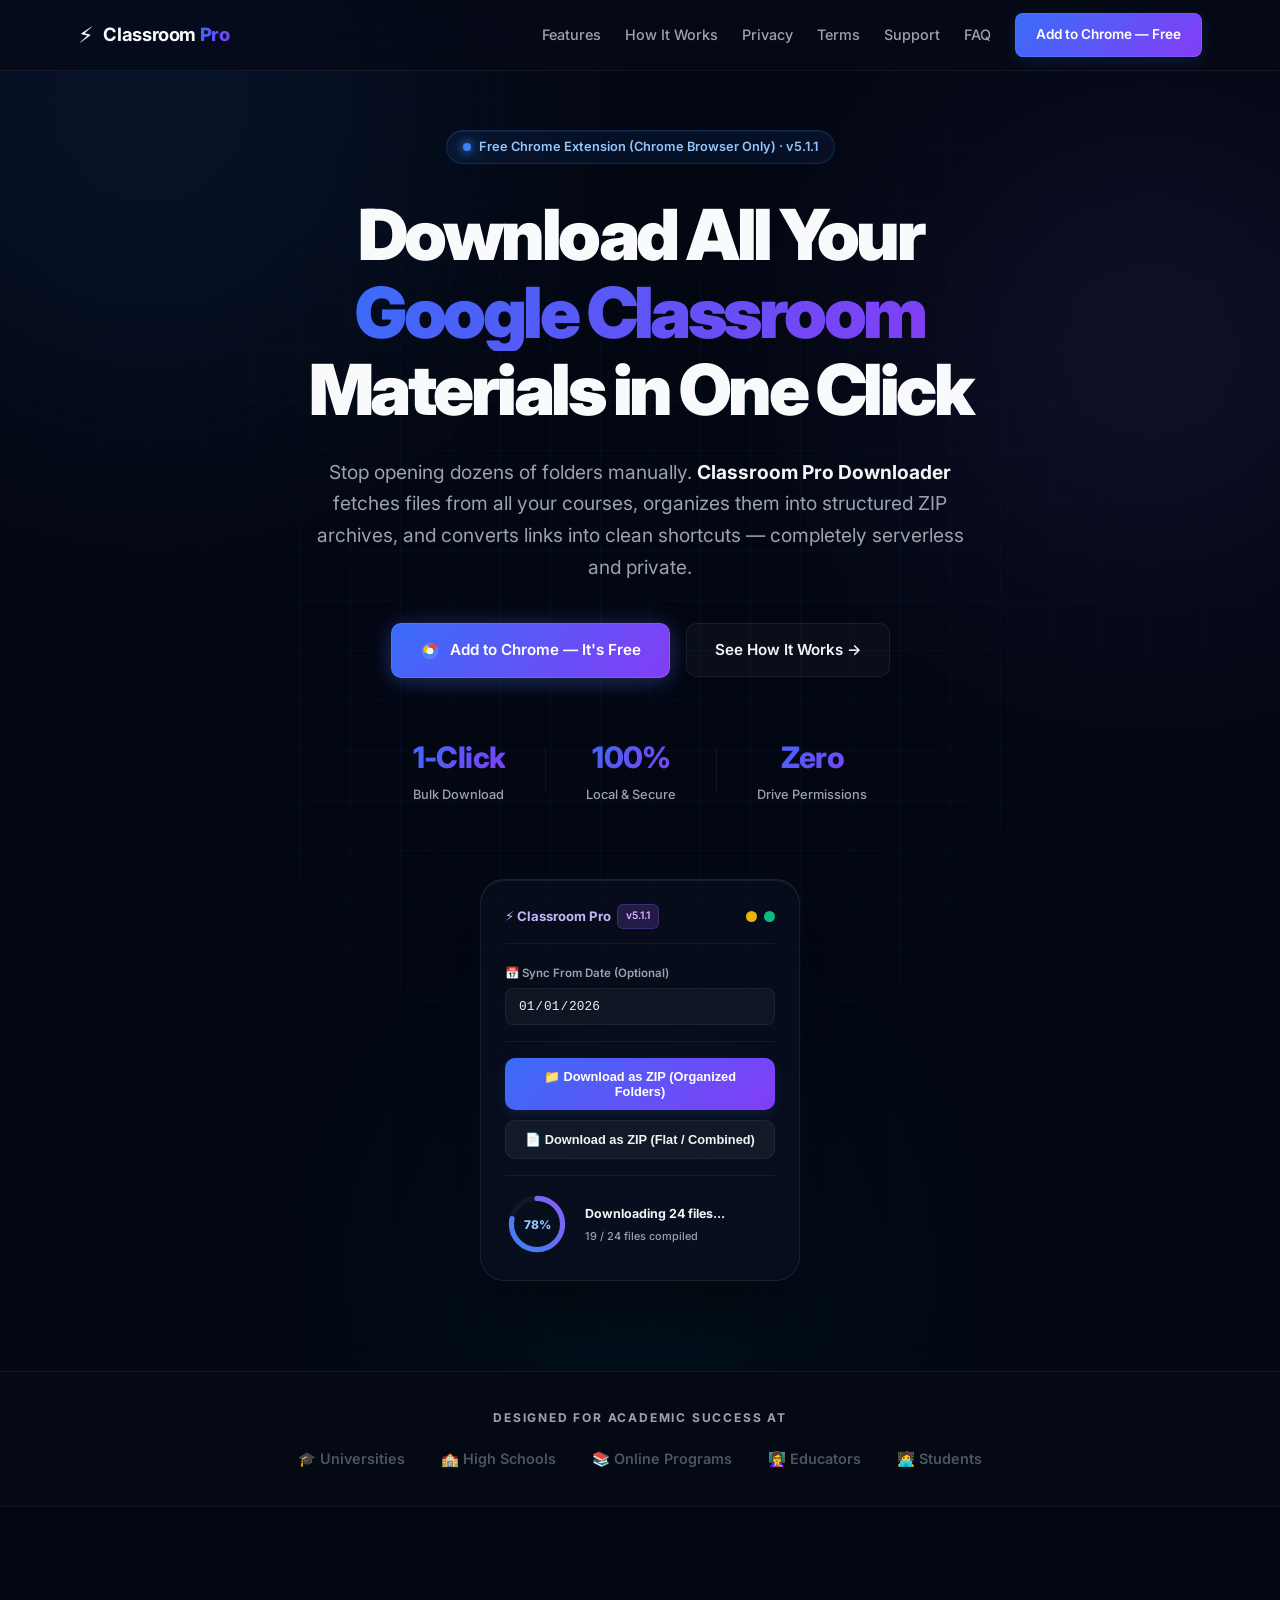
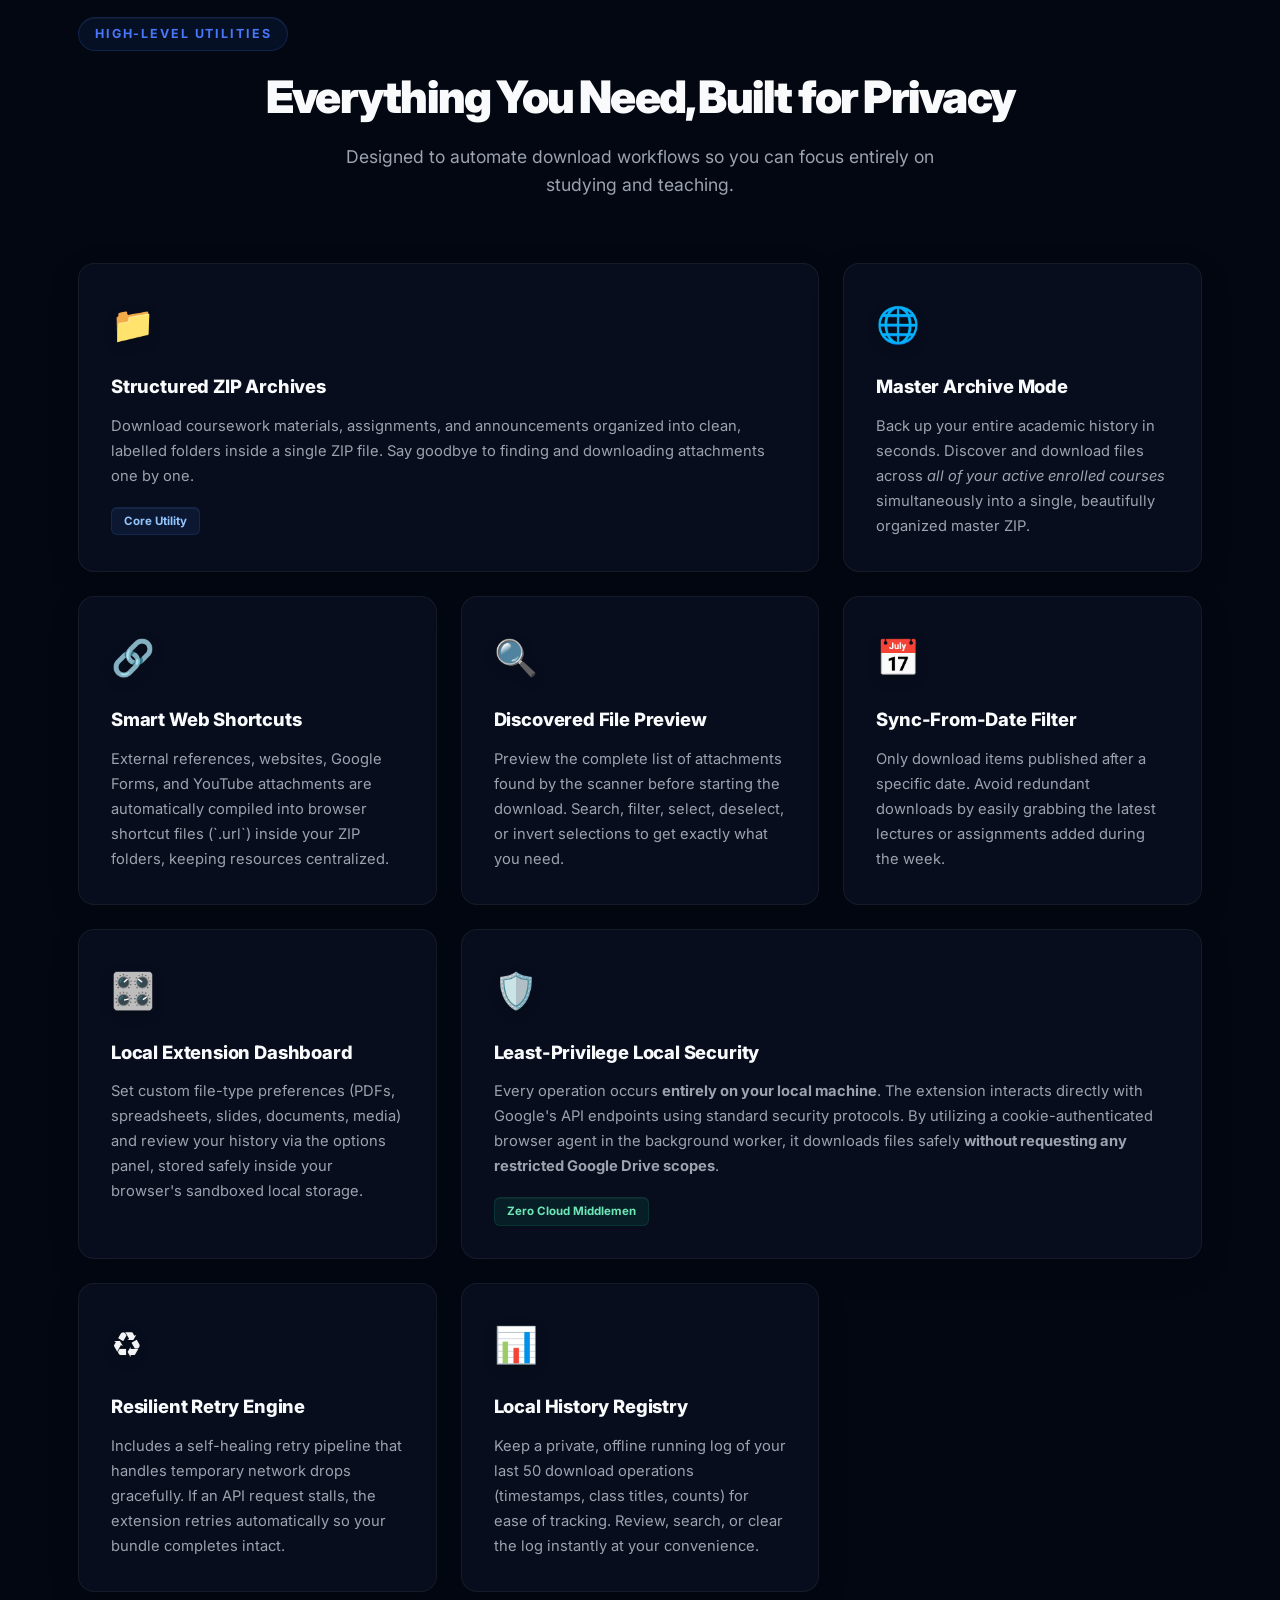
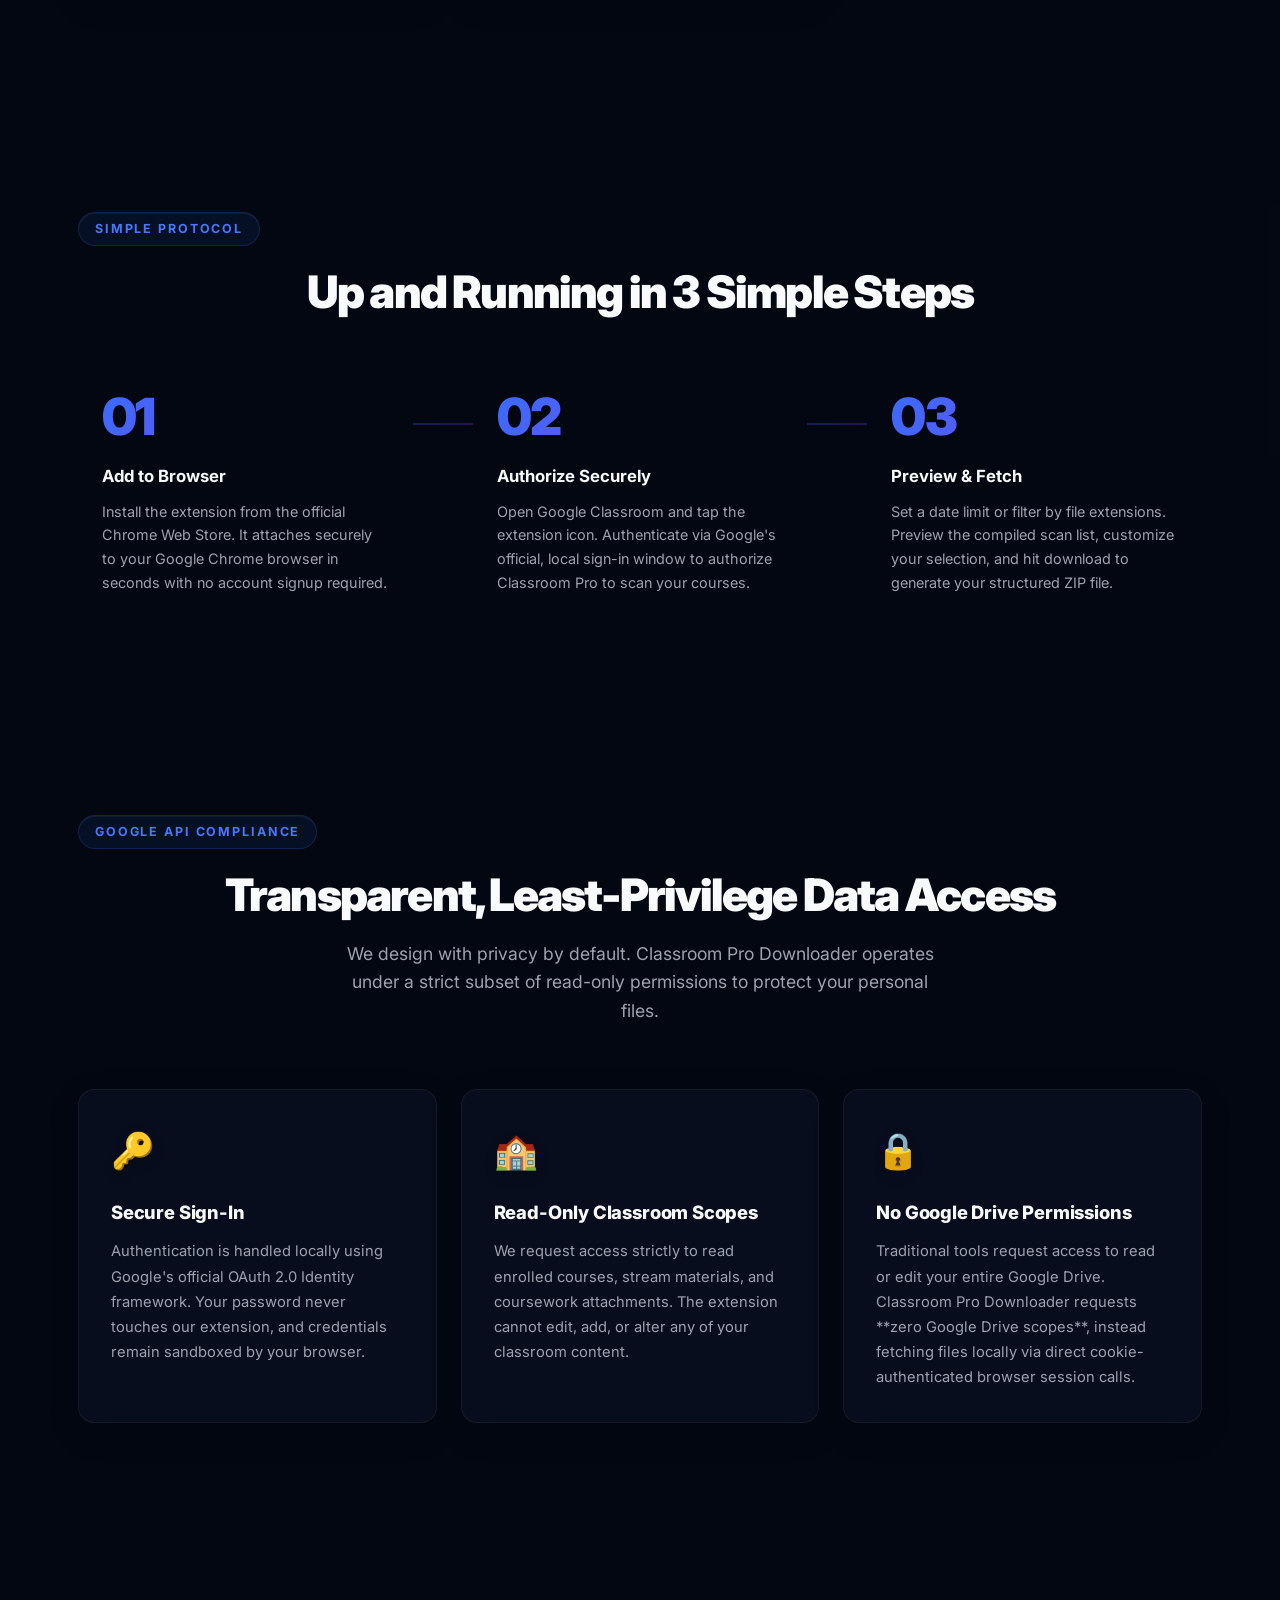
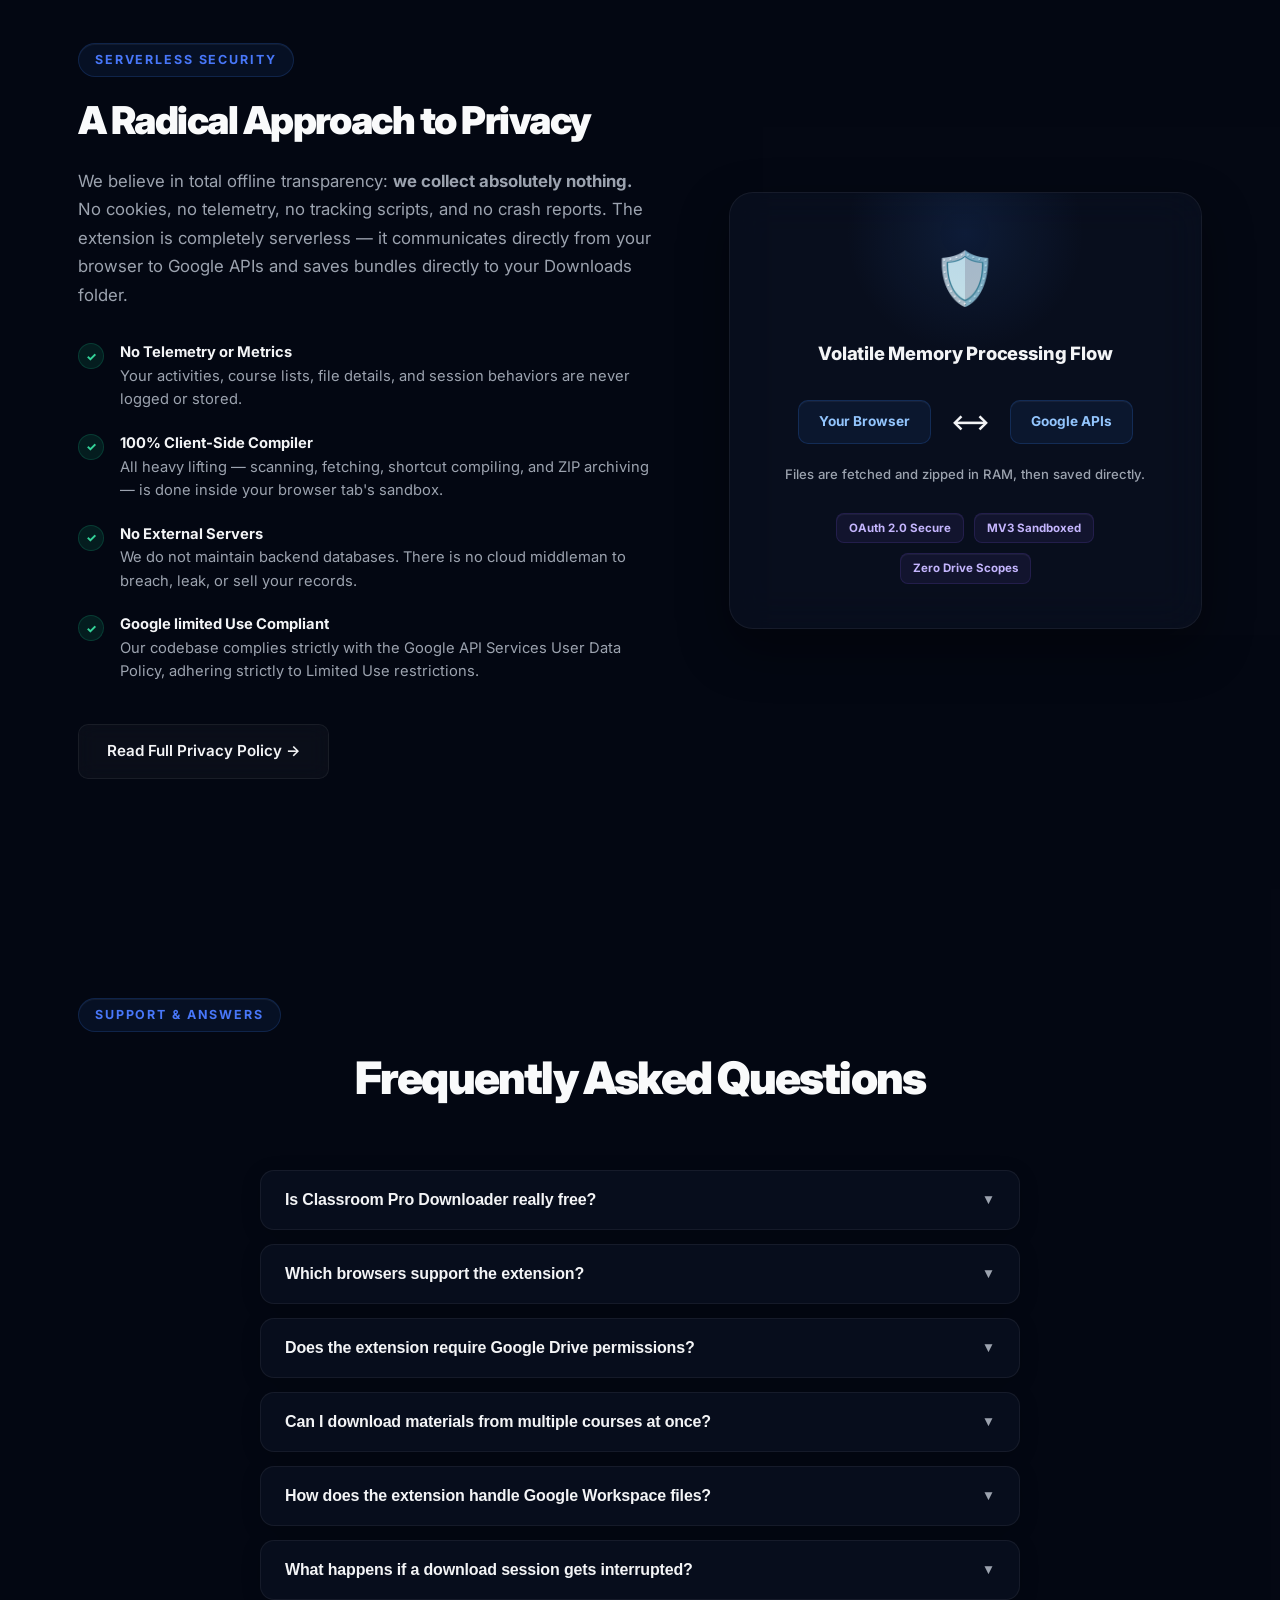
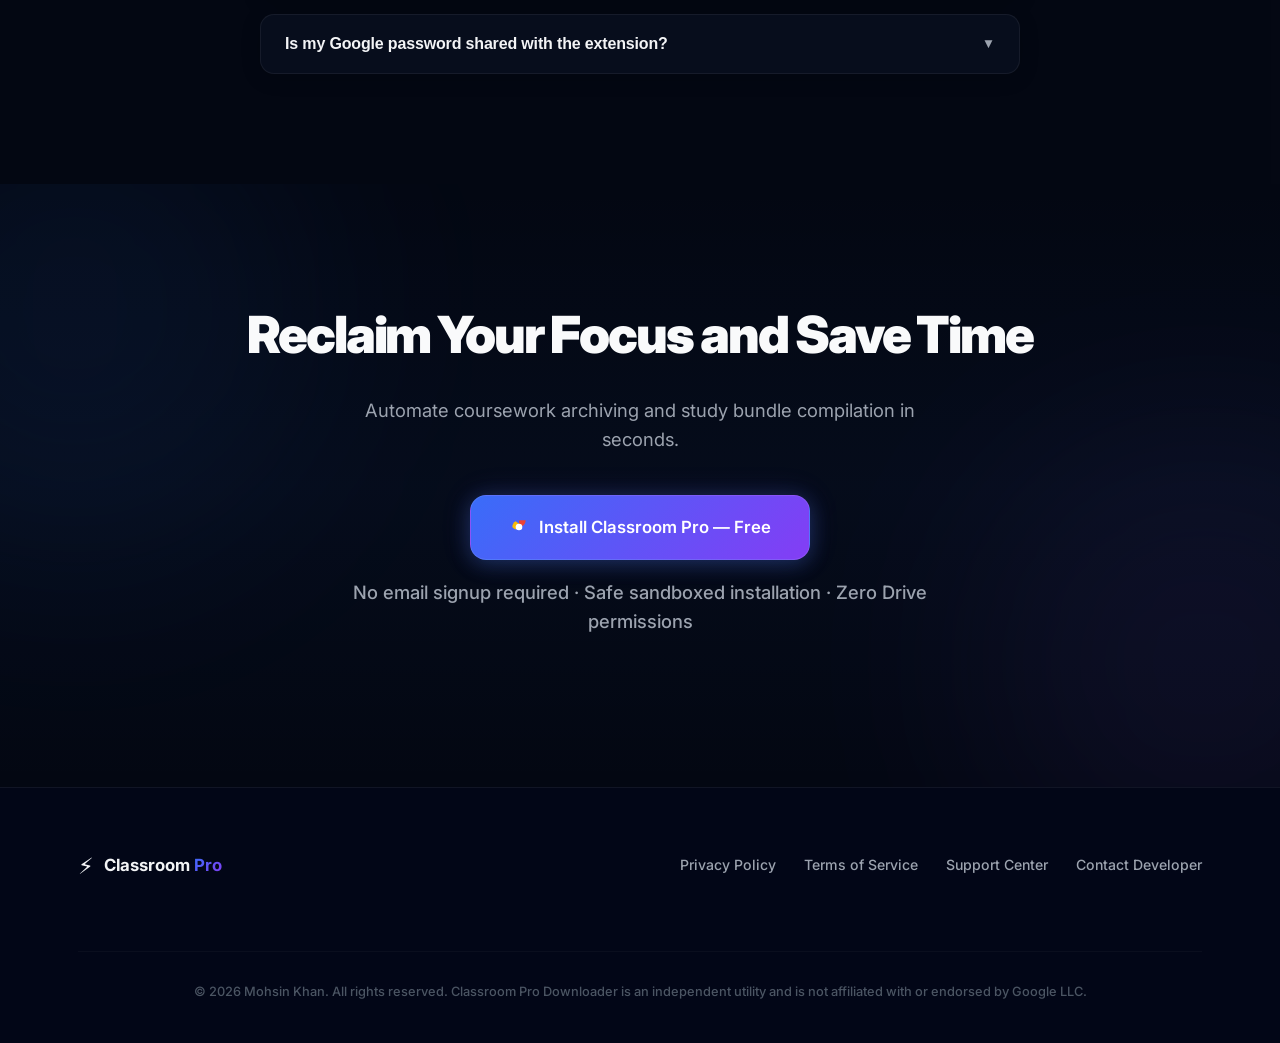
<file: home/index.html>
<!DOCTYPE html>
<html lang="en">
<head>
  <meta charset="UTF-8" />
  <meta name="viewport" content="width=device-width, initial-scale=1.0" />
  <title>Classroom Pro Downloader — Bulk Download Google Classroom Materials</title>
  <meta name="description" content="Download and organize all your Google Classroom materials into structured ZIP archives with one click. Supports smart shortcuts, date filters, and zero restricted permission scopes. Secure, client-side, and free." />
  <meta property="og:title" content="Classroom Pro Downloader" />
  <meta property="og:description" content="The ultimate bulk download utility for students and educators on Google Classroom. 100% local, serverless, and private." />
  <meta property="og:type" content="website" />
  <link rel="preconnect" href="https://fonts.googleapis.com" />
  <link rel="preconnect" href="https://fonts.gstatic.com" crossorigin />
  <link href="https://fonts.googleapis.com/css2?family=Inter:wght@300;400;500;600;700;800;900&display=swap" rel="stylesheet" />
  <link rel="stylesheet" href="/home/style.css" />
</head>
<body>

  <!-- ═══════════ NAV ═══════════ -->
  <nav id="main-nav">
    <div class="nav-inner">
      <a href="#" class="nav-logo" id="nav-logo">
        <span class="logo-icon">⚡</span>
        <span>Classroom <strong>Pro</strong></span>
      </a>
      <ul class="nav-links" id="nav-links">
        <li><a href="#features">Features</a></li>
        <li><a href="#how-it-works">How It Works</a></li>
        <li><a href="/privacy">Privacy</a></li>
        <li><a href="/tos">Terms</a></li>
        <li><a href="/support">Support</a></li>
        <li><a href="#faq">FAQ</a></li>
      </ul>
      <a href="https://chromewebstore.google.com/detail/classroom-pro-downloader/cplfjpflnhfaggaaakihddomjkhikgik" target="_blank" class="btn btn-nav" id="nav-cta">Add to Chrome — Free</a>
      <button class="hamburger" id="hamburger" aria-label="Toggle menu">&#9776;</button>
    </div>
    <div class="mobile-menu" id="mobile-menu">
      <a href="#features">Features</a>
      <a href="#how-it-works">How It Works</a>
      <a href="/privacy">Privacy</a>
      <a href="/tos">Terms</a>
      <a href="/support">Support</a>
      <a href="#faq">FAQ</a>
      <a href="https://chromewebstore.google.com/detail/classroom-pro-downloader/cplfjpflnhfaggaaakihddomjkhikgik" target="_blank" class="btn btn-primary" style="padding: 10px; margin-top: 10px; font-size: 0.85rem; width: 100%;">Add to Chrome</a>
    </div>
  </nav>

  <!-- ═══════════ HERO ═══════════ -->
  <section class="hero" id="hero">
    <div class="hero-bg-grid"></div>
    <div class="hero-orb hero-orb-1"></div>
    <div class="hero-orb hero-orb-2"></div>
    <div class="hero-orb hero-orb-3"></div>
    <div class="container hero-content">
      <div class="hero-badge" id="hero-badge">
        <span class="badge-dot"></span>
        Free Chrome Extension (Chrome Browser Only) · v5.1.1
      </div>
      <h1 class="hero-title">
        Download All Your<br />
        <span class="gradient-text">Google Classroom</span><br />
        Materials in One Click
      </h1>
      <p class="hero-subtitle">
        Stop opening dozens of folders manually. <strong>Classroom Pro Downloader</strong> fetches files from all your courses, organizes them into structured ZIP archives, and converts links into clean shortcuts — completely serverless and private.
      </p>
      <div class="hero-actions">
        <a href="https://chromewebstore.google.com/detail/classroom-pro-downloader/cplfjpflnhfaggaaakihddomjkhikgik" target="_blank" class="btn btn-primary" id="hero-cta-primary">
          <svg width="20" height="20" viewBox="0 0 48 48" fill="none"><circle cx="24" cy="24" r="20" fill="#fff" opacity=".15"/><path d="M24 8a16 16 0 1 0 0 32A16 16 0 0 0 24 8z" fill="#4285F4"/><path d="M24 8h16a16 16 0 0 1-8 13.86L24 16z" fill="#EA4335"/><path d="M8 24a16 16 0 0 1 8-13.86L24 16l-8 13.86A16 16 0 0 1 8 24z" fill="#FBBC05"/><path d="M24 32a8 8 0 1 1 0-16 8 8 0 0 1 0 16z" fill="#fff"/></svg>
          Add to Chrome — It's Free
        </a>
        <a href="#how-it-works" class="btn btn-ghost" id="hero-cta-secondary">See How It Works →</a>
      </div>
      <div class="hero-stats">
        <div class="stat-item">
          <span class="stat-num">1-Click</span>
          <span class="stat-label">Bulk Download</span>
        </div>
        <div class="stat-divider"></div>
        <div class="stat-item">
          <span class="stat-num">100%</span>
          <span class="stat-label">Local &amp; Secure</span>
        </div>
        <div class="stat-divider"></div>
        <div class="stat-item">
          <span class="stat-num">Zero</span>
          <span class="stat-label">Drive Permissions</span>
        </div>
      </div>
    </div>
    
    <!-- Mock UI Card -->
    <div class="hero-mockup" id="hero-mockup">
      <div class="mockup-card">
        <div class="mockup-header">
          <span class="mockup-logo">⚡ Classroom Pro <span class="mockup-badge">v5.1.1</span></span>
          <div class="mockup-controls">
            <span class="ctrl-dot ctrl-yellow"></span>
            <span class="ctrl-dot ctrl-green"></span>
          </div>
        </div>
        <div class="mockup-body">
          <div class="mockup-label">📅 Sync From Date (Optional)</div>
          <input type="date" class="mockup-input" value="2026-01-01" readonly style="cursor: default;" />
          <div class="mockup-divider"></div>
          <button class="mockup-btn mockup-btn-primary" style="cursor: default;">📁 Download as ZIP (Organized Folders)</button>
          <button class="mockup-btn mockup-btn-alt" style="cursor: default;">📄 Download as ZIP (Flat / Combined)</button>
          <div class="mockup-progress">
            <div class="mockup-ring-wrap">
              <svg class="mockup-ring" viewBox="0 0 80 80">
                <circle cx="40" cy="40" r="32" class="ring-bg"/>
                <circle cx="40" cy="40" r="32" class="ring-fill" id="mock-ring"/>
              </svg>
              <span class="mockup-pct">78%</span>
            </div>
            <div>
              <div class="mockup-prog-label">Downloading 24 files...</div>
              <div class="mockup-prog-detail">19 / 24 files compiled</div>
            </div>
          </div>
        </div>
      </div>
    </div>
  </section>

  <!-- ═══════════ TRUSTED BY ═══════════ -->
  <section class="trusted-bar">
    <div class="container">
      <p class="trusted-label">Designed for academic success at</p>
      <div class="trusted-logos">
        <span class="trusted-item">🎓 Universities</span>
        <span class="trusted-item">🏫 High Schools</span>
        <span class="trusted-item">📚 Online Programs</span>
        <span class="trusted-item">👩‍🏫 Educators</span>
        <span class="trusted-item">🧑‍💻 Students</span>
      </div>
    </div>
  </section>

  <!-- ═══════════ FEATURES ═══════════ -->
  <section class="features" id="features">
    <div class="container">
      <div class="section-label">High-Level Utilities</div>
      <h2 class="section-title">Everything You Need, Built for Privacy</h2>
      <p class="section-subtitle">Designed to automate download workflows so you can focus entirely on studying and teaching.</p>
      <div class="features-grid">

        <div class="feature-card feature-card-large" id="feat-1">
          <div class="feat-icon-wrap">📁</div>
          <h3>Structured ZIP Archives</h3>
          <p>Download coursework materials, assignments, and announcements organized into clean, labelled folders inside a single ZIP file. Say goodbye to finding and downloading attachments one by one.</p>
          <div class="feat-tag">Core Utility</div>
        </div>

        <div class="feature-card" id="feat-2">
          <div class="feat-icon-wrap">🌐</div>
          <h3>Master Archive Mode</h3>
          <p>Back up your entire academic history in seconds. Discover and download files across <em>all of your active enrolled courses</em> simultaneously into a single, beautifully organized master ZIP.</p>
        </div>

        <div class="feature-card" id="feat-3">
          <div class="feat-icon-wrap">🔗</div>
          <h3>Smart Web Shortcuts</h3>
          <p>External references, websites, Google Forms, and YouTube attachments are automatically compiled into browser shortcut files (`.url`) inside your ZIP folders, keeping resources centralized.</p>
        </div>

        <div class="feature-card" id="feat-4">
          <div class="feat-icon-wrap">🔍</div>
          <h3>Discovered File Preview</h3>
          <p>Preview the complete list of attachments found by the scanner before starting the download. Search, filter, select, deselect, or invert selections to get exactly what you need.</p>
        </div>

        <div class="feature-card" id="feat-5">
          <div class="feat-icon-wrap">📅</div>
          <h3>Sync-From-Date Filter</h3>
          <p>Only download items published after a specific date. Avoid redundant downloads by easily grabbing the latest lectures or assignments added during the week.</p>
        </div>

        <div class="feature-card" id="feat-6">
          <div class="feat-icon-wrap">🎛️</div>
          <h3>Local Extension Dashboard</h3>
          <p>Set custom file-type preferences (PDFs, spreadsheets, slides, documents, media) and review your history via the options panel, stored safely inside your browser's sandboxed local storage.</p>
        </div>

        <div class="feature-card feature-card-large" id="feat-7">
          <div class="feat-icon-wrap">🛡️</div>
          <h3>Least-Privilege Local Security</h3>
          <p>Every operation occurs <strong>entirely on your local machine</strong>. The extension interacts directly with Google's API endpoints using standard security protocols. By utilizing a cookie-authenticated browser agent in the background worker, it downloads files safely <strong>without requesting any restricted Google Drive scopes</strong>.</p>
          <div class="feat-tag feat-tag-green">Zero Cloud Middlemen</div>
        </div>

        <div class="feature-card" id="feat-8">
          <div class="feat-icon-wrap">♻️</div>
          <h3>Resilient Retry Engine</h3>
          <p>Includes a self-healing retry pipeline that handles temporary network drops gracefully. If an API request stalls, the extension retries automatically so your bundle completes intact.</p>
        </div>

        <div class="feature-card" id="feat-9">
          <div class="feat-icon-wrap">📊</div>
          <h3>Local History Registry</h3>
          <p>Keep a private, offline running log of your last 50 download operations (timestamps, class titles, counts) for ease of tracking. Review, search, or clear the log instantly at your convenience.</p>
        </div>

      </div>
    </div>
  </section>

  <!-- ═══════════ HOW IT WORKS ═══════════ -->
  <section class="how-it-works" id="how-it-works">
    <div class="container">
      <div class="section-label">Simple Protocol</div>
      <h2 class="section-title">Up and Running in 3 Simple Steps</h2>
      <div class="steps">
        <div class="step" id="step-1">
          <div class="step-num">01</div>
          <div class="step-content">
            <h3>Add to Browser</h3>
            <p>Install the extension from the official Chrome Web Store. It attaches securely to your Google Chrome browser in seconds with no account signup required.</p>
          </div>
        </div>
        <div class="step-connector"></div>
        <div class="step" id="step-2">
          <div class="step-num">02</div>
          <div class="step-content">
            <h3>Authorize Securely</h3>
            <p>Open Google Classroom and tap the extension icon. Authenticate via Google's official, local sign-in window to authorize Classroom Pro to scan your courses.</p>
          </div>
        </div>
        <div class="step-connector"></div>
        <div class="step" id="step-3">
          <div class="step-num">03</div>
          <div class="step-content">
            <h3>Preview &amp; Fetch</h3>
            <p>Set a date limit or filter by file extensions. Preview the compiled scan list, customize your selection, and hit download to generate your structured ZIP file.</p>
          </div>
        </div>
      </div>
    </div>
  </section>

  <!-- ═══════════ DATA USAGE INTEGRATION ═══════════ -->
  <section class="data-usage-section" id="google-integration">
    <div class="container">
      <div class="section-label">Google API Compliance</div>
      <h2 class="section-title">Transparent, Least-Privilege Data Access</h2>
      <p class="section-subtitle">We design with privacy by default. Classroom Pro Downloader operates under a strict subset of read-only permissions to protect your personal files.</p>
      
      <div class="features-grid">
        <div class="feature-card">
          <div class="feat-icon-wrap">🔑</div>
          <h3>Secure Sign-In</h3>
          <p>Authentication is handled locally using Google's official OAuth 2.0 Identity framework. Your password never touches our extension, and credentials remain sandboxed by your browser.</p>
        </div>

        <div class="feature-card">
          <div class="feat-icon-wrap">🏫</div>
          <h3>Read-Only Classroom Scopes</h3>
          <p>We request access strictly to read enrolled courses, stream materials, and coursework attachments. The extension cannot edit, add, or alter any of your classroom content.</p>
        </div>

        <div class="feature-card">
          <div class="feat-icon-wrap">🔒</div>
          <h3>No Google Drive Permissions</h3>
          <p>Traditional tools request access to read or edit your entire Google Drive. Classroom Pro Downloader requests **zero Google Drive scopes**, instead fetching files locally via direct cookie-authenticated browser session calls.</p>
        </div>
      </div>
    </div>
  </section>

  <!-- ═══════════ PRIVACY ARCHITECTURE ═══════════ -->
  <section class="privacy-section" id="privacy">
    <div class="container">
      <div class="privacy-grid">
        <div class="privacy-text">
          <div class="section-label">Serverless Security</div>
          <h2 class="section-title">A Radical Approach to Privacy</h2>
          <p>We believe in total offline transparency: <strong>we collect absolutely nothing.</strong> No cookies, no telemetry, no tracking scripts, and no crash reports. The extension is completely serverless — it communicates directly from your browser to Google APIs and saves bundles directly to your Downloads folder.</p>
          <ul class="privacy-list">
            <li>
              <span class="privacy-check">✓</span>
              <div><strong>No Telemetry or Metrics</strong><br/>Your activities, course lists, file details, and session behaviors are never logged or stored.</div>
            </li>
            <li>
              <span class="privacy-check">✓</span>
              <div><strong>100% Client-Side Compiler</strong><br/>All heavy lifting — scanning, fetching, shortcut compiling, and ZIP archiving — is done inside your browser tab's sandbox.</div>
            </li>
            <li>
              <span class="privacy-check">✓</span>
              <div><strong>No External Servers</strong><br/>We do not maintain backend databases. There is no cloud middleman to breach, leak, or sell your records.</div>
            </li>
            <li>
              <span class="privacy-check">✓</span>
              <div><strong>Google limited Use Compliant</strong><br/>Our codebase complies strictly with the Google API Services User Data Policy, adhering strictly to Limited Use restrictions.</div>
            </li>
          </ul>
          <a href="/privacy" class="btn btn-ghost" id="privacy-policy-link">Read Full Privacy Policy →</a>
        </div>
        <div class="privacy-visual">
          <div class="privacy-card">
            <div class="pcard-icon">🛡️</div>
            <div class="pcard-title">Volatile Memory Processing Flow</div>
            <div class="pcard-flow">
              <div class="pcard-node">Your Browser</div>
              <div class="pcard-arrow">⟷</div>
              <div class="pcard-node">Google APIs</div>
            </div>
            <div class="pcard-note">Files are fetched and zipped in RAM, then saved directly.</div>
            <div class="pcard-badges">
              <span class="pcard-badge">OAuth 2.0 Secure</span>
              <span class="pcard-badge">MV3 Sandboxed</span>
              <span class="pcard-badge">Zero Drive Scopes</span>
            </div>
          </div>
        </div>
      </div>
    </div>
  </section>

  <!-- ═══════════ FAQ Accordion ═══════════ -->
  <section class="faq-section" id="faq">
    <div class="container">
      <div class="section-label">Support &amp; Answers</div>
      <h2 class="section-title">Frequently Asked Questions</h2>
      <div class="faq-list" id="faq-list">

        <div class="faq-item" id="faq-1">
          <button class="faq-q">Is Classroom Pro Downloader really free? <span class="faq-arrow">▼</span></button>
          <div class="faq-a">Yes, completely. There are no registration forms, no payment blocks, and no premium features. Once installed, the extension is yours to use without limitations or ads.</div>
        </div>

        <div class="faq-item" id="faq-2">
          <button class="faq-q">Which browsers support the extension? <span class="faq-arrow">▼</span></button>
          <div class="faq-a">The extension is engineered strictly for Google Chrome. It is not supported on Microsoft Edge, and attempts to run it on Edge will display a browser compatibility warning.</div>
        </div>

        <div class="faq-item" id="faq-3">
          <button class="faq-q">Does the extension require Google Drive permissions? <span class="faq-arrow">▼</span></button>
          <div class="faq-a">No. Traditional scrapers request permissions to view and manage all files in your Google Drive (restricted scopes). Classroom Pro Downloader uses a custom browser session request in its background script that downloads attachments safely using your active Google session, requiring <strong>zero Google Drive scopes</strong>. This keeps your entire Drive private.</div>
        </div>

        <div class="faq-item" id="faq-4">
          <button class="faq-q">Can I download materials from multiple courses at once? <span class="faq-arrow">▼</span></button>
          <div class="faq-a">Yes! When launched from the main Google Classroom dashboard, the extension enters "Master Archive Mode," letting you check, scan, and download materials from all your active enrolled courses simultaneously into a single master archive.</div>
        </div>

        <div class="faq-item" id="faq-5">
          <button class="faq-q">How does the extension handle Google Workspace files? <span class="faq-arrow">▼</span></button>
          <div class="faq-a">Google Workspace files (Docs, Slides, Sheets) do not contain traditional download formats. The extension detects these and automatically converts them into easy-to-use web shortcuts (`.url` files) inside your ZIP folders, allowing you to open them instantly in your browser.</div>
        </div>

        <div class="faq-item" id="faq-6">
          <button class="faq-q">What happens if a download session gets interrupted? <span class="faq-arrow">▼</span></button>
          <div class="faq-a">The extension includes an automatic, exponential backoff retry agent. If a download fails due to an unstable network or minor server errors, it will retried up to 3 times in the background before moving to the next item.</div>
        </div>

        <div class="faq-item" id="faq-7">
          <button class="faq-q">Is my Google password shared with the extension? <span class="faq-arrow">▼</span></button>
          <div class="faq-a">No. The extension relies on Google's official, standard OAuth 2.0 flow mediated entirely by the browser's built-in Identity API. We never see, receive, or store your passwords.</div>
        </div>

      </div>
    </div>
  </section>

  <!-- ═══════════ FINAL CALL TO ACTION ═══════════ -->
  <section class="cta-banner" id="cta-banner">
    <div class="cta-orb cta-orb-1"></div>
    <div class="cta-orb cta-orb-2"></div>
    <div class="container cta-inner">
      <h2>Reclaim Your Focus and Save Time</h2>
      <p>Automate coursework archiving and study bundle compilation in seconds.</p>
      <a href="https://chromewebstore.google.com/detail/classroom-pro-downloader/cplfjpflnhfaggaaakihddomjkhikgik" target="_blank" class="btn btn-primary btn-large" id="cta-final">
        <svg width="20" height="20" viewBox="0 0 48 48" fill="none"><path d="M24 8h16a16 16 0 0 1-8 13.86L24 16z" fill="#EA4335"/><path d="M8 24a16 16 0 0 1 8-13.86L24 16l-8 13.86A16 16 0 0 1 8 24z" fill="#FBBC05"/><path d="M24 32a8 8 0 1 1 0-16 8 8 0 0 1 0 16z" fill="#fff"/></svg>
        Install Classroom Pro — Free
      </a>
      <p class="cta-sub">No email signup required · Safe sandboxed installation · Zero Drive permissions</p>
    </div>
  </section>

  <!-- ═══════════ FOOTER ═══════════ -->
  <footer class="site-footer">
    <div class="container footer-inner">
      <div class="footer-brand">
        <span class="logo-icon">⚡</span>
        <span>Classroom <strong>Pro</strong></span>
      </div>
      <div class="footer-links">
        <a href="/privacy">Privacy Policy</a>
        <a href="/tos">Terms of Service</a>
        <a href="/support">Support Center</a>
        <a href="mailto:mohsinkhan.devs@gmail.com">Contact Developer</a>
      </div>
      <p class="footer-copy">© 2026 Mohsin Khan. All rights reserved. Classroom Pro Downloader is an independent utility and is not affiliated with or endorsed by Google LLC.</p>
    </div>
  </footer>

  <script src="/home/main.js"></script>
</body>
</html>
</file>
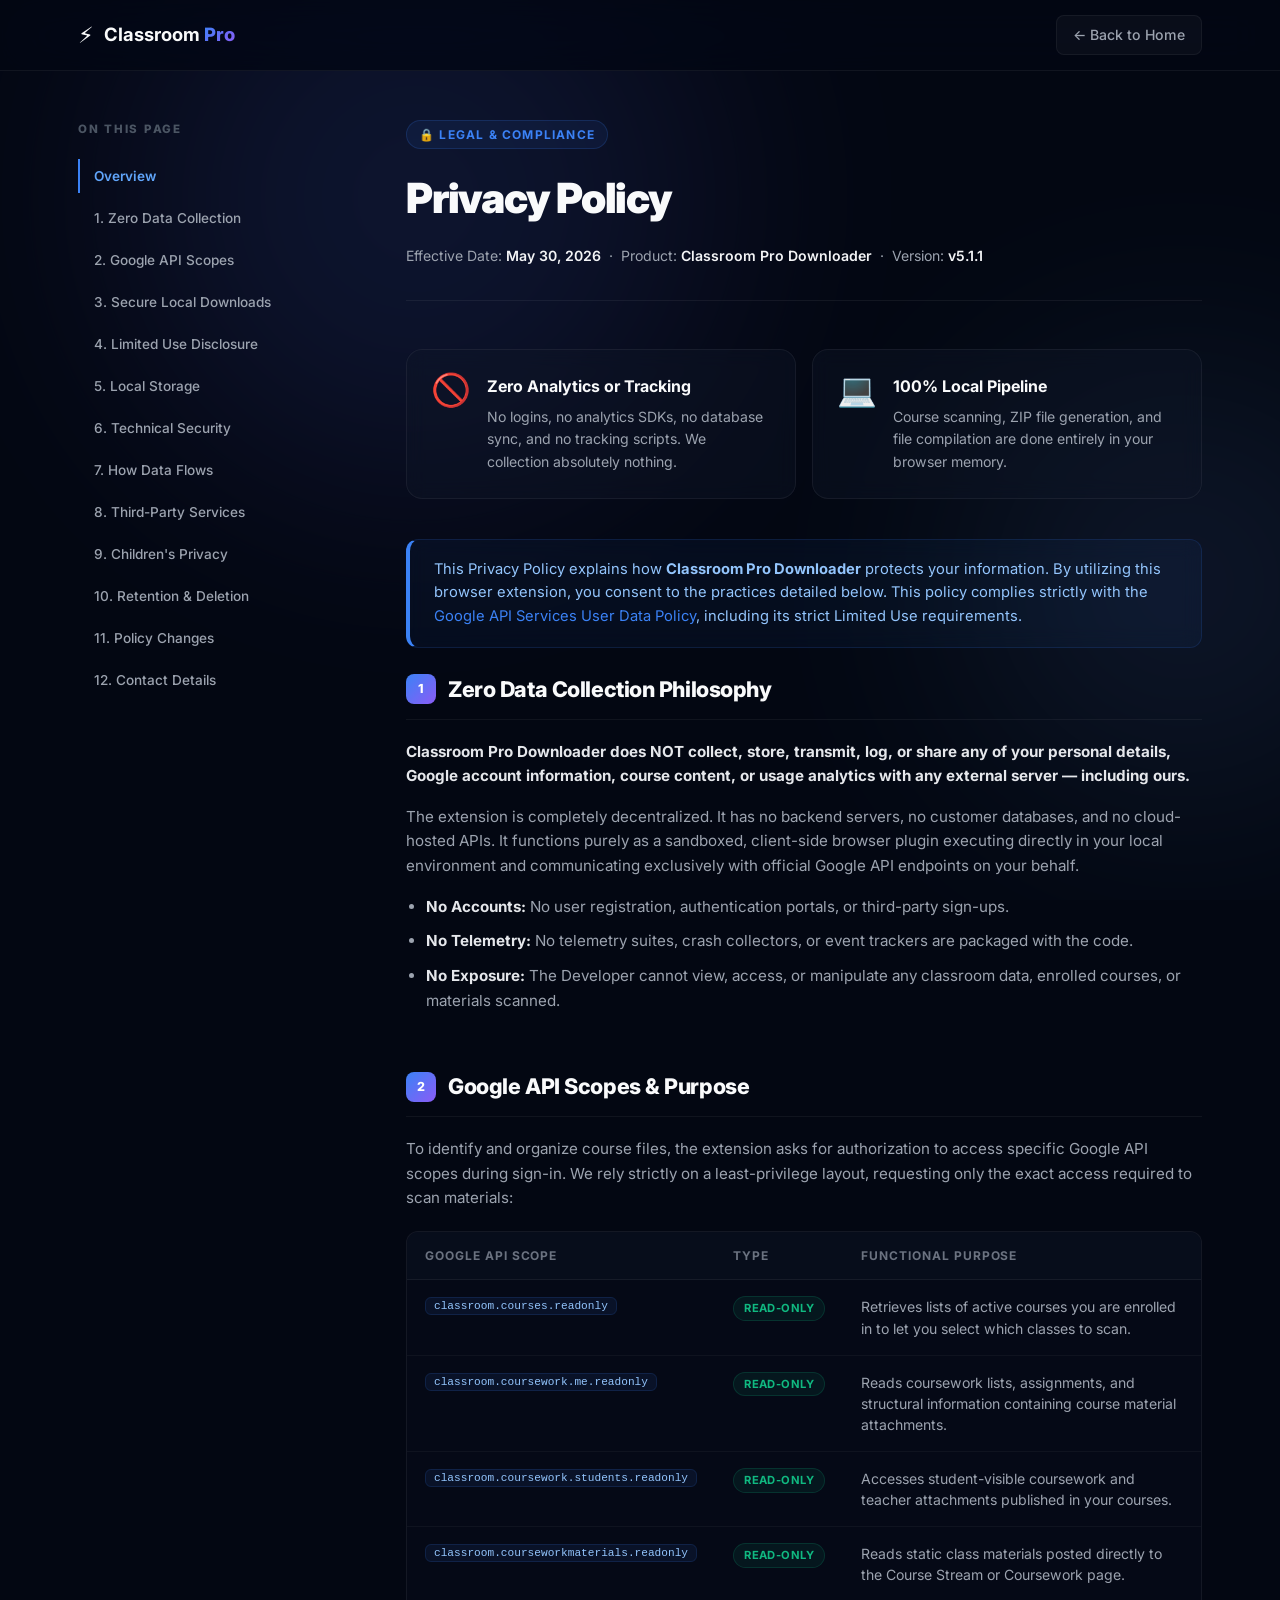
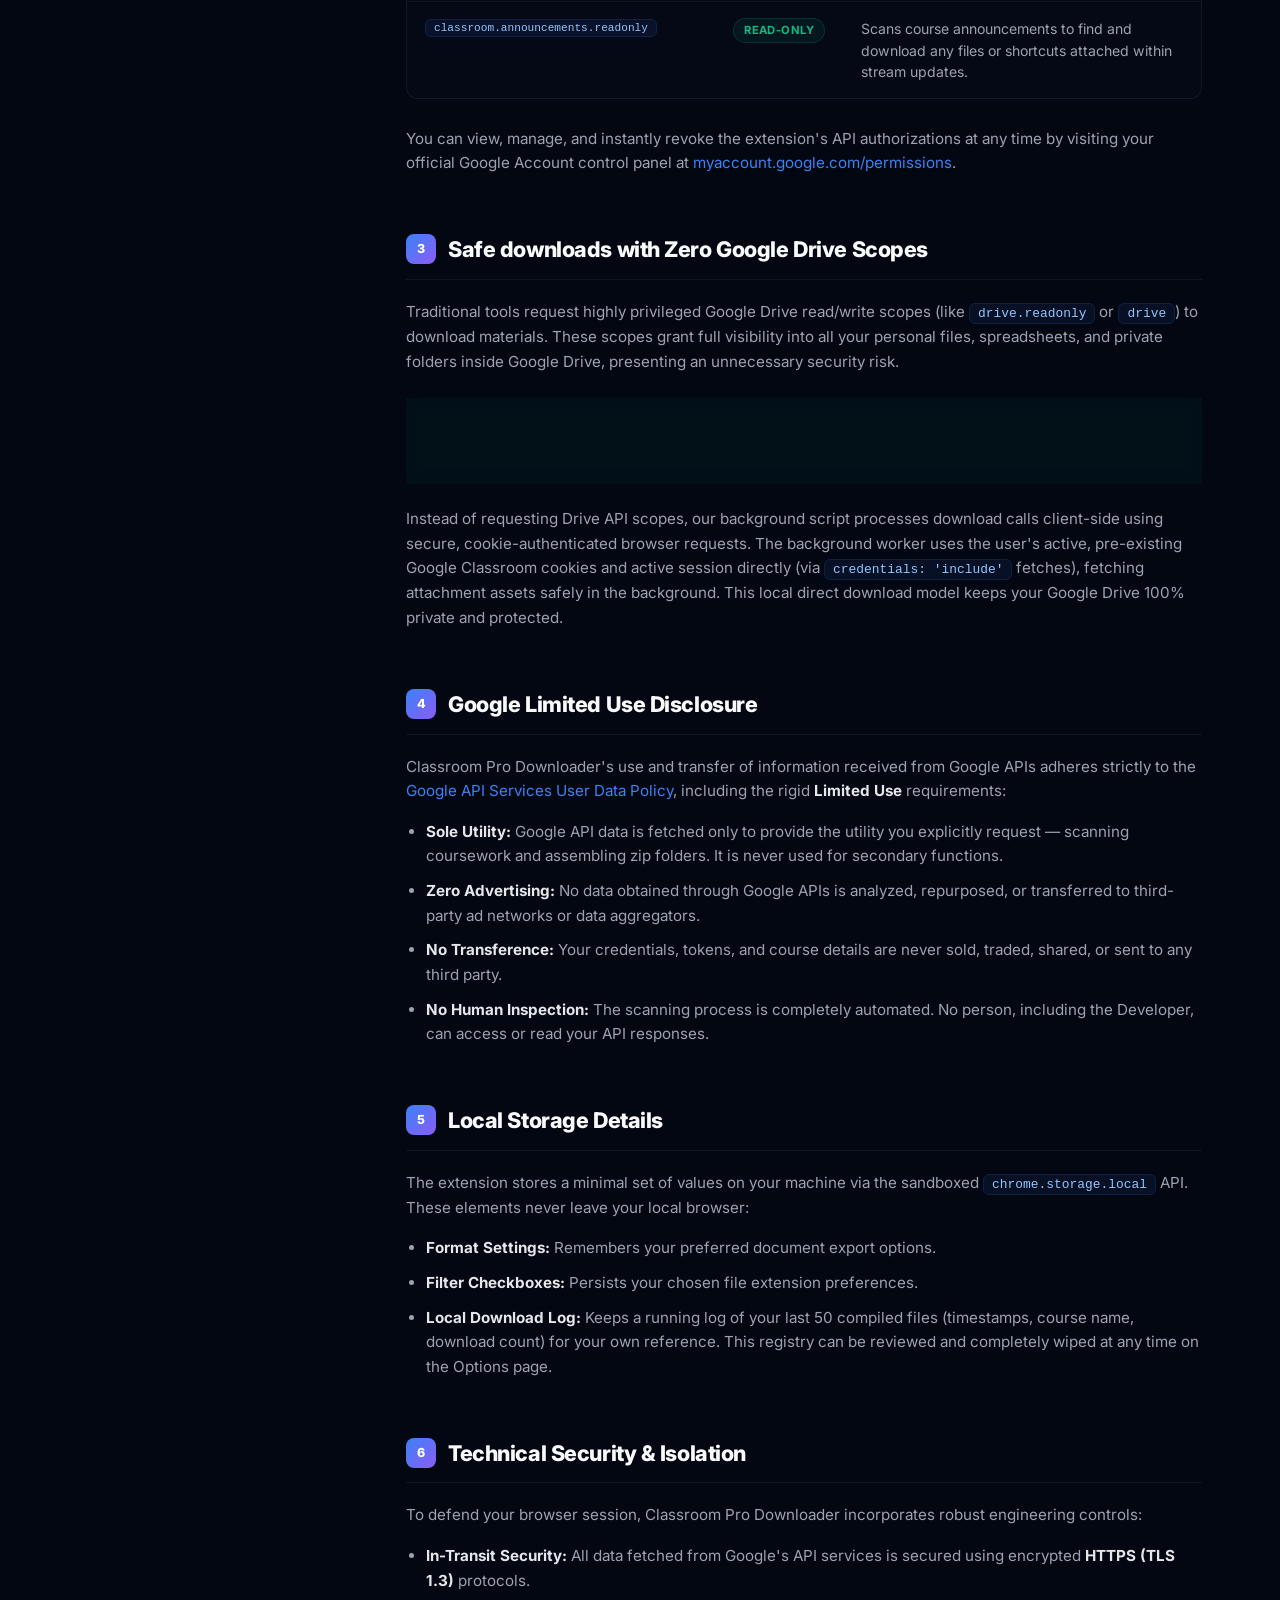
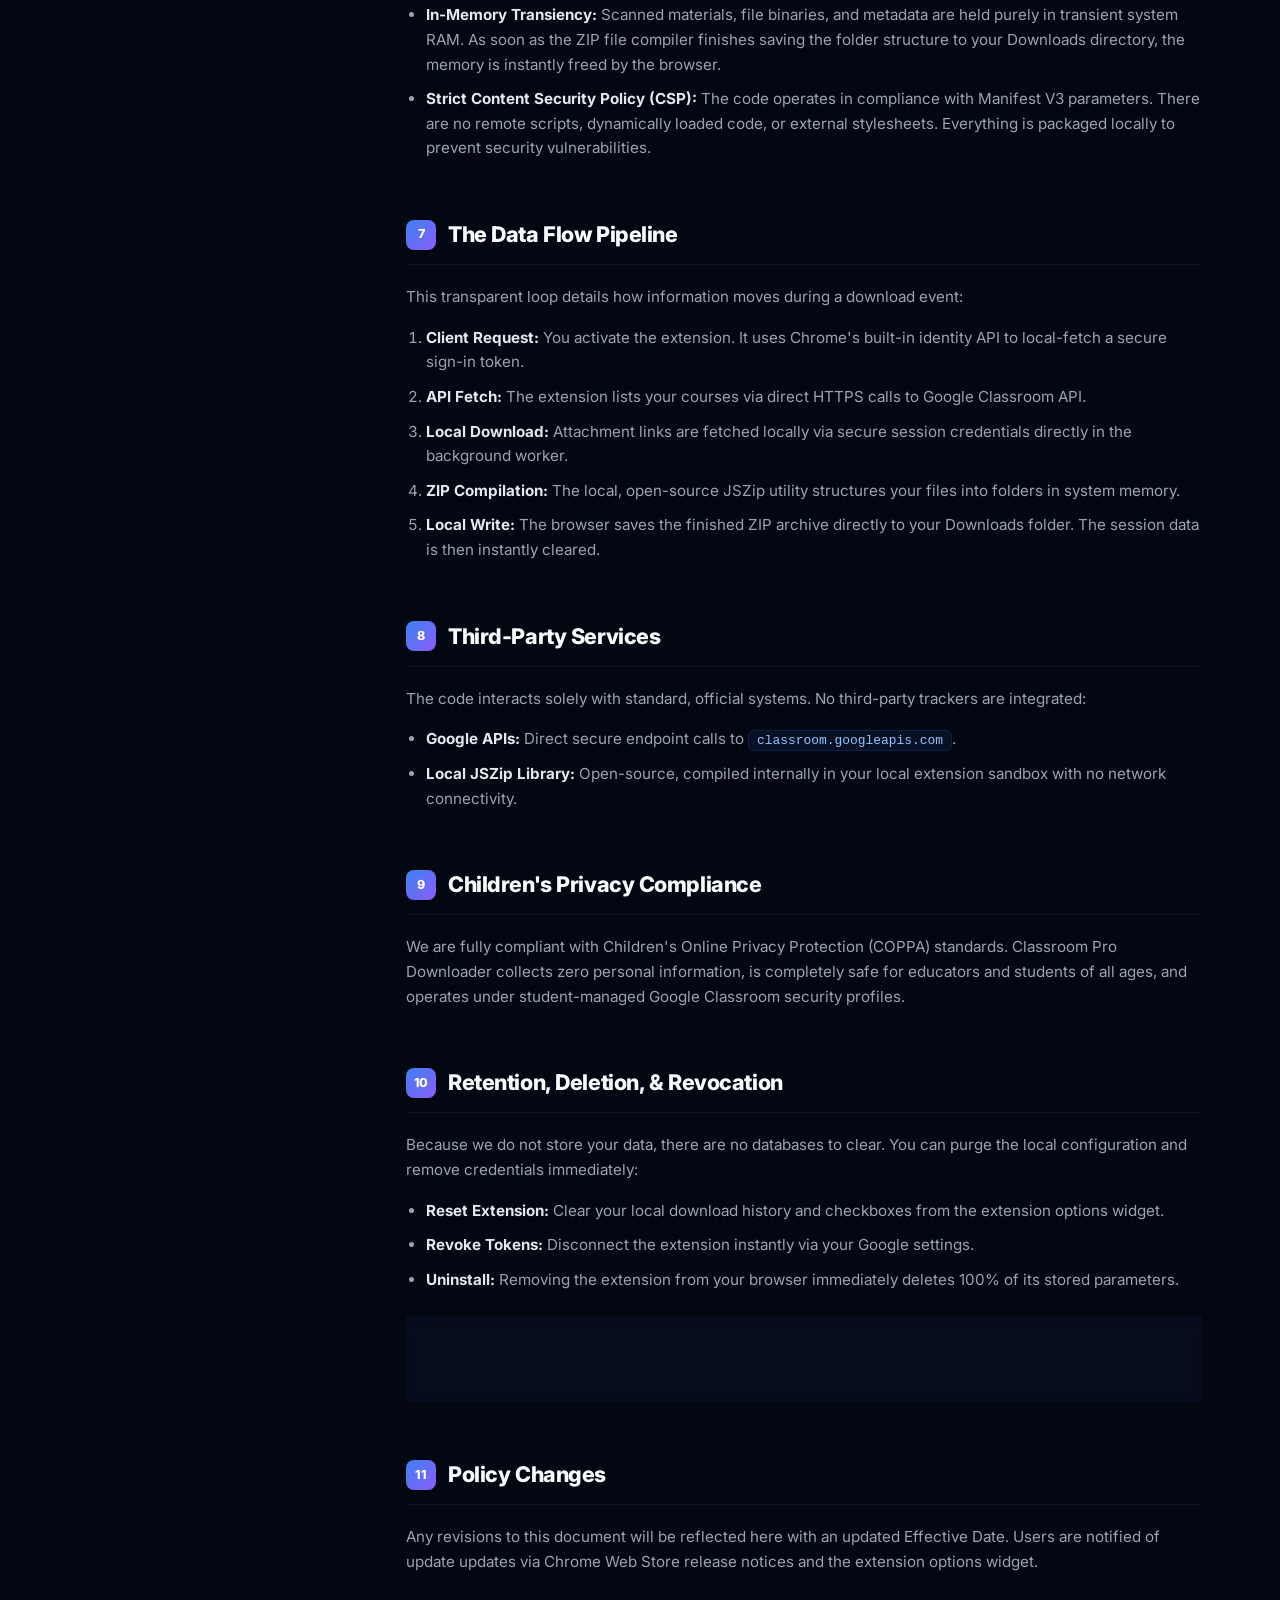
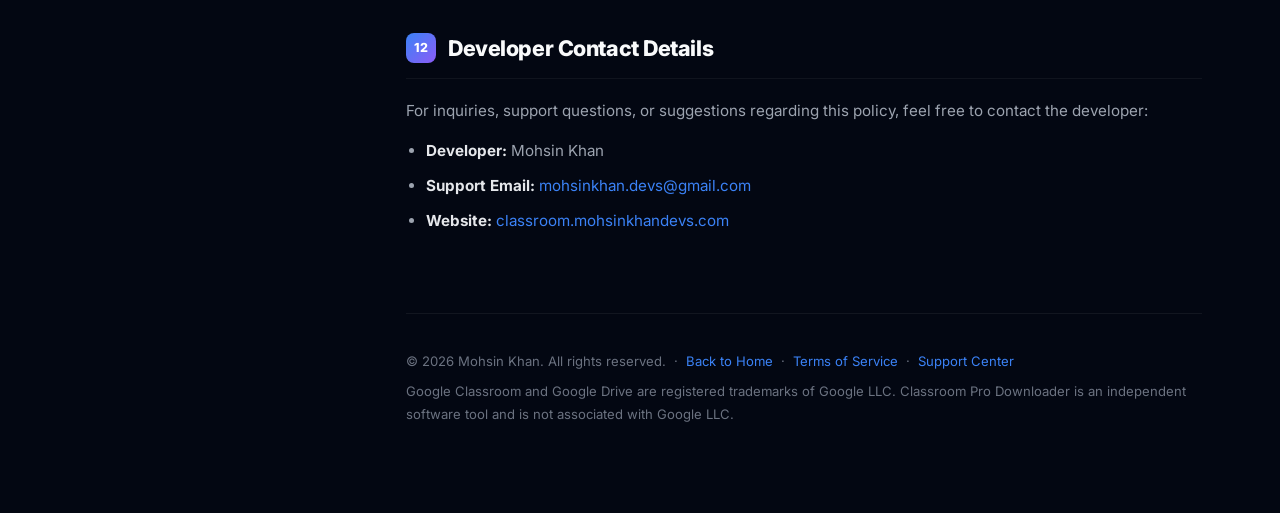
<file: privacy/index.html>
<!DOCTYPE html>
<html lang="en">
<head>
  <meta charset="UTF-8" />
  <meta name="viewport" content="width=device-width, initial-scale=1.0" />
  <title>Privacy Policy — Classroom Pro Downloader</title>
  <meta name="description" content="Privacy Policy for Classroom Pro Downloader. Learn how we handle your data, our client-side architecture, and our commitment to zero data collection." />
  <link rel="preconnect" href="https://fonts.googleapis.com" />
  <link rel="preconnect" href="https://fonts.gstatic.com" crossorigin />
  <link href="https://fonts.googleapis.com/css2?family=Inter:wght@300;400;500;600;700;800;900&display=swap" rel="stylesheet" />
  <style>
    /* ============================================================
       Classroom Pro Downloader — Gold Standard Privacy Policy CSS
       ============================================================ */
    *, *::before, *::after {
      box-sizing: border-box;
      margin: 0;
      padding: 0;
    }

    html {
      scroll-behavior: smooth;
      font-size: 16px;
      background-color: #030712;
    }

    body {
      font-family: 'Inter', system-ui, -apple-system, BlinkMacSystemFont, "Segoe UI", Roboto, sans-serif;
      background: #030712;
      color: #f3f4f6;
      line-height: 1.62;
      overflow-x: hidden;
      -webkit-font-smoothing: antialiased;
    }

    a {
      color: #3b82f6;
      text-decoration: none;
      transition: color 0.3s cubic-bezier(0.16, 1, 0.3, 1), text-shadow 0.3s;
    }
    a:hover {
      color: #60a5fa;
      text-shadow: 0 0 10px rgba(59, 130, 246, 0.3);
    }

    /* ─── Background Orbs ─── */
    .bg-orbs {
      position: absolute;
      top: 0;
      left: 0;
      width: 100%;
      height: 100%;
      pointer-events: none;
      z-index: 0;
      overflow: hidden;
    }
    .orb {
      position: absolute;
      border-radius: 50%;
      filter: blur(120px);
      opacity: 0.12;
    }
    .orb-1 {
      top: -10%;
      left: 10%;
      width: 45vw;
      height: 45vw;
      background: radial-gradient(circle, #3b82f6 0%, #8b5cf6 100%);
    }
    .orb-2 {
      top: 40%;
      right: -10%;
      width: 35vw;
      height: 35vw;
      background: radial-gradient(circle, #8b5cf6 0%, #10b981 100%);
    }

    /* ─── Navigation ─── */
    nav {
      position: fixed;
      top: 0;
      left: 0;
      right: 0;
      z-index: 100;
      background: rgba(3, 7, 18, 0.8);
      backdrop-filter: blur(24px) saturate(180%);
      border-bottom: 1px solid rgba(255, 255, 255, 0.06);
    }
    .nav-inner {
      display: flex;
      align-items: center;
      justify-content: space-between;
      max-width: 1180px;
      margin: 0 auto;
      padding: 0 28px;
      height: 70px;
    }
    .nav-logo {
      display: flex;
      align-items: center;
      gap: 10px;
      font-size: 1.15rem;
      font-weight: 700;
      color: #f9fafb;
      text-decoration: none;
    }
    .nav-logo strong {
      font-weight: 800;
      background: linear-gradient(135deg, #3b82f6 0%, #8b5cf6 100%);
      -webkit-background-clip: text;
      -webkit-text-fill-color: transparent;
    }
    .logo-icon {
      font-size: 1.4rem;
    }
    .nav-home {
      font-size: 0.88rem;
      font-weight: 500;
      color: #9ca3af;
      padding: 8px 16px;
      border-radius: 8px;
      background: rgba(255, 255, 255, 0.03);
      border: 1px solid rgba(255, 255, 255, 0.05);
      transition: all 0.3s cubic-bezier(0.16, 1, 0.3, 1);
    }
    .nav-home:hover {
      color: #f9fafb;
      background: rgba(255, 255, 255, 0.07);
      border-color: rgba(255, 255, 255, 0.12);
      transform: translateX(-2px);
      text-decoration: none;
    }

    /* ─── Page Layout ─── */
    .page-container {
      position: relative;
      z-index: 1;
      max-width: 1180px;
      margin: 0 auto;
      padding: 120px 28px 80px;
      display: grid;
      grid-template-columns: 280px 1fr;
      gap: 48px;
    }

    /* ─── Sidebar TOC ─── */
    aside {
      position: sticky;
      top: 118px;
      height: fit-content;
      align-self: start;
    }
    .toc-title {
      font-size: 0.72rem;
      font-weight: 800;
      text-transform: uppercase;
      letter-spacing: 0.15em;
      color: #4b5563;
      margin-bottom: 20px;
    }
    .toc-list {
      list-style: none;
      display: flex;
      flex-direction: column;
      gap: 8px;
    }
    .toc-list a {
      font-size: 0.85rem;
      font-weight: 500;
      color: #9ca3af;
      display: block;
      padding: 6px 0;
      border-left: 2px solid transparent;
      padding-left: 14px;
      transition: all 0.3s var(--transition);
    }
    .toc-list a:hover {
      color: #60a5fa;
      border-color: rgba(59, 130, 246, 0.3);
      text-decoration: none;
    }
    .toc-list a.active {
      color: #60a5fa;
      border-color: #3b82f6;
      font-weight: 600;
    }

    /* ─── Content styling ─── */
    main {
      min-width: 0;
    }
    .pp-header {
      margin-bottom: 48px;
      padding-bottom: 32px;
      border-bottom: 1px solid rgba(255, 255, 255, 0.06);
    }
    .pp-badge {
      display: inline-flex;
      align-items: center;
      font-size: 0.75rem;
      font-weight: 700;
      letter-spacing: 0.1em;
      text-transform: uppercase;
      color: #3b82f6;
      background: rgba(59, 130, 246, 0.08);
      border: 1px solid rgba(59, 130, 246, 0.18);
      border-radius: 100px;
      padding: 4px 12px;
      margin-bottom: 16px;
    }
    .pp-title {
      font-size: clamp(2rem, 5vw, 2.6rem);
      font-weight: 900;
      letter-spacing: -0.03em;
      color: #f9fafb;
      margin-bottom: 12px;
    }
    .pp-meta {
      font-size: 0.88rem;
      color: #9ca3af;
    }
    .pp-meta span {
      color: #f3f4f6;
      font-weight: 600;
    }

    /* ─── Highlight Cards ─── */
    .highlight-grid {
      display: grid;
      grid-template-columns: 1fr 1fr;
      gap: 16px;
      margin-bottom: 40px;
    }
    .highlight-card {
      background: rgba(15, 23, 42, 0.4);
      border: 1px solid rgba(255, 255, 255, 0.06);
      backdrop-filter: blur(10px);
      border-radius: 16px;
      padding: 24px;
      display: flex;
      gap: 16px;
      align-items: flex-start;
      transition: all 0.3s cubic-bezier(0.16, 1, 0.3, 1);
    }
    .highlight-card:hover {
      border-color: rgba(99, 102, 241, 0.25);
      transform: translateY(-2px);
    }
    .hl-icon {
      font-size: 2rem;
      flex-shrink: 0;
      line-height: 1;
    }
    .hl-title {
      font-size: 1rem;
      font-weight: 700;
      color: #f9fafb;
      margin-bottom: 6px;
    }
    .hl-text {
      font-size: 0.88rem;
      color: #9ca3af;
      margin: 0;
    }

    /* ─── Callout Boxes ─── */
    .callout {
      padding: 18px 24px;
      border-radius: 12px;
      margin: 24px 0;
      font-size: 0.92rem;
      line-height: 1.6;
      backdrop-filter: blur(10px);
    }
    .callout-blue  { background: rgba(59, 130, 246, 0.05); border: 1px solid rgba(59, 130, 246, 0.15); border-left: 4px solid #3b82f6; color: #93c5fd; }
    .callout-green { background: rgba(16, 185, 129, 0.05); border: 1px solid rgba(16, 185, 129, 0.15); border-left: 4px solid #10b981; color: #6ee7b7; }
    .callout-purple{ background: rgba(139, 92, 246, 0.05); border: 1px solid rgba(139, 92, 246, 0.15); border-left: 4px solid #8b5cf6; color: #c4b5fd; }

    /* ─── Policy Sections ─── */
    .pp-section {
      margin-bottom: 56px;
      scroll-margin-top: 100px;
    }
    .pp-section h2 {
      font-size: 1.35rem;
      font-weight: 800;
      color: #f9fafb;
      margin-bottom: 20px;
      padding-bottom: 12px;
      border-bottom: 1px solid rgba(255, 255, 255, 0.05);
      display: flex;
      align-items: center;
      gap: 12px;
      letter-spacing: -0.02em;
    }
    .sec-num {
      display: inline-flex;
      align-items: center;
      justify-content: center;
      width: 30px;
      height: 30px;
      background: linear-gradient(135deg, #3b82f6 0%, #8b5cf6 100%);
      border-radius: 8px;
      font-size: 0.78rem;
      font-weight: 800;
      color: #ffffff;
      flex-shrink: 0;
    }
    .pp-section p {
      color: #9ca3af;
      font-size: 0.95rem;
      margin-bottom: 16px;
    }
    .pp-section strong {
      color: #e5e7eb;
    }
    .pp-section ul, .pp-section ol {
      padding-left: 20px;
      color: #9ca3af;
      font-size: 0.95rem;
      margin-bottom: 16px;
    }
    .pp-section li {
      margin-bottom: 10px;
    }
    .pp-section h3 {
      font-size: 1.05rem;
      font-weight: 700;
      color: #e5e7eb;
      margin: 28px 0 14px;
      letter-spacing: -0.01em;
    }

    code {
      background: rgba(59, 130, 246, 0.08);
      color: #93c5fd;
      padding: 2px 8px;
      border-radius: 6px;
      font-size: 0.85em;
      font-family: 'Courier New', Courier, monospace;
      border: 1px solid rgba(59, 130, 246, 0.15);
    }

    /* ─── Premium Scope Table ─── */
    .table-container {
      overflow-x: auto;
      border: 1px solid rgba(255, 255, 255, 0.06);
      border-radius: 12px;
      background: rgba(15, 23, 42, 0.2);
      margin: 20px 0 28px;
    }
    .scope-table {
      width: 100%;
      border-collapse: collapse;
      font-size: 0.88rem;
      text-align: left;
    }
    .scope-table th {
      padding: 14px 18px;
      font-size: 0.75rem;
      font-weight: 700;
      text-transform: uppercase;
      letter-spacing: 0.08em;
      color: #6b7280;
      border-bottom: 1px solid rgba(255, 255, 255, 0.06);
      background: rgba(15, 23, 42, 0.3);
    }
    .scope-table td {
      padding: 16px 18px;
      vertical-align: top;
      border-bottom: 1px solid rgba(255, 255, 255, 0.04);
      color: #9ca3af;
      line-height: 1.5;
    }
    .scope-table tbody tr:last-child td {
      border-bottom: none;
    }
    .scope-table td:first-child {
      color: #f3f4f6;
      font-family: monospace;
      font-size: 0.82rem;
      min-width: 250px;
    }
    .scope-badge {
      display: inline-block;
      font-size: 0.7rem;
      padding: 3px 10px;
      border-radius: 100px;
      font-weight: 700;
      white-space: nowrap;
      text-transform: uppercase;
      letter-spacing: 0.04em;
    }
    .scope-badge.read {
      background: rgba(16, 185, 129, 0.08);
      color: #10b981;
      border: 1px solid rgba(16, 185, 129, 0.18);
    }

    /* ─── Footer ─── */
    .pp-footer {
      margin-top: 80px;
      padding-top: 36px;
      border-top: 1px solid rgba(255, 255, 255, 0.06);
      font-size: 0.82rem;
      color: #6b7280;
      line-height: 1.7;
    }
    .pp-footer p {
      margin-bottom: 8px;
    }

    /* ─── Responsive ─── */
    @media (max-width: 900px) {
      .page-container {
        grid-template-columns: 1fr;
        gap: 32px;
        padding-top: 100px;
      }
      aside {
        display: none; /* Hide TOC on smaller screens */
      }
      .highlight-grid {
        grid-template-columns: 1fr;
      }
    }
  </style>
</head>
<body>

  <!-- Background Orbs -->
  <div class="bg-orbs">
    <div class="orb orb-1"></div>
    <div class="orb orb-2"></div>
  </div>

  <!-- Navigation -->
  <nav>
    <div class="nav-inner">
      <a href="/" class="nav-logo">
        <span class="logo-icon">⚡</span>
        <span>Classroom <strong>Pro</strong></span>
      </a>
      <a href="/" class="nav-home">← Back to Home</a>
    </div>
  </nav>

  <!-- Page Wrapper -->
  <div class="page-container">

    <!-- Sidebar Table of Contents -->
    <aside aria-label="Table of contents">
      <p class="toc-title">On This Page</p>
      <ul class="toc-list">
        <li><a href="#overview" class="active">Overview</a></li>
        <li><a href="#zero-collection">1. Zero Data Collection</a></li>
        <li><a href="#google-apis">2. Google API Scopes</a></li>
        <li><a href="#local-downloads">3. Secure Local Downloads</a></li>
        <li><a href="#limited-use">4. Limited Use Disclosure</a></li>
        <li><a href="#local-storage">5. Local Storage</a></li>
        <li><a href="#data-security">6. Technical Security</a></li>
        <li><a href="#data-flow">7. How Data Flows</a></li>
        <li><a href="#third-party">8. Third-Party Services</a></li>
        <li><a href="#children">9. Children's Privacy</a></li>
        <li><a href="#data-retention">10. Retention &amp; Deletion</a></li>
        <li><a href="#changes">11. Policy Changes</a></li>
        <li><a href="#contact">12. Contact Details</a></li>
      </ul>
    </aside>

    <!-- Main Content Area -->
    <main>

      <!-- Document Header -->
      <div class="pp-header" id="overview">
        <span class="pp-badge">🔒 Legal &amp; Compliance</span>
        <h1 class="pp-title">Privacy Policy</h1>
        <p class="pp-meta">
          Effective Date: <span>May 30, 2026</span> &nbsp;·&nbsp;
          Product: <span>Classroom Pro Downloader</span> &nbsp;·&nbsp;
          Version: <span>v5.1.1</span>
        </p>
      </div>

      <!-- Quick Metrics Cards -->
      <div class="highlight-grid">
        <div class="highlight-card">
          <div class="hl-icon">🚫</div>
          <div>
            <h3 class="hl-title">Zero Analytics or Tracking</h3>
            <p class="hl-text">No logins, no analytics SDKs, no database sync, and no tracking scripts. We collection absolutely nothing.</p>
          </div>
        </div>
        <div class="highlight-card">
          <div class="hl-icon">💻</div>
          <div>
            <h3 class="hl-title">100% Local Pipeline</h3>
            <p class="hl-text">Course scanning, ZIP file generation, and file compilation are done entirely in your browser memory.</p>
          </div>
        </div>
      </div>

      <div class="callout callout-blue">
        This Privacy Policy explains how <strong>Classroom Pro Downloader</strong> protects your information. By utilizing this browser extension, you consent to the practices detailed below. This policy complies strictly with the <a href="https://developers.google.com/terms/api-services-user-data-policy" target="_blank" rel="noopener noreferrer">Google API Services User Data Policy</a>, including its strict Limited Use requirements.
      </div>

      <!-- Section 1 -->
      <section class="pp-section" id="zero-collection">
        <h2><span class="sec-num">1</span> Zero Data Collection Philosophy</h2>
        <p><strong>Classroom Pro Downloader does NOT collect, store, transmit, log, or share any of your personal details, Google account information, course content, or usage analytics with any external server — including ours.</strong></p>
        <p>The extension is completely decentralized. It has no backend servers, no customer databases, and no cloud-hosted APIs. It functions purely as a sandboxed, client-side browser plugin executing directly in your local environment and communicating exclusively with official Google API endpoints on your behalf.</p>
        <ul>
          <li><strong>No Accounts:</strong> No user registration, authentication portals, or third-party sign-ups.</li>
          <li><strong>No Telemetry:</strong> No telemetry suites, crash collectors, or event trackers are packaged with the code.</li>
          <li><strong>No Exposure:</strong> The Developer cannot view, access, or manipulate any classroom data, enrolled courses, or materials scanned.</li>
        </ul>
      </section>

      <!-- Section 2 -->
      <section class="pp-section" id="google-apis">
        <h2><span class="sec-num">2</span> Google API Scopes &amp; Purpose</h2>
        <p>To identify and organize course files, the extension asks for authorization to access specific Google API scopes during sign-in. We rely strictly on a least-privilege layout, requesting only the exact access required to scan materials:</p>

        <div class="table-container">
          <table class="scope-table">
            <thead>
              <tr>
                <th>Google API Scope</th>
                <th>Type</th>
                <th>Functional Purpose</th>
              </tr>
            </thead>
            <tbody>
              <tr>
                <td><code>classroom.courses.readonly</code></td>
                <td><span class="scope-badge read">Read-Only</span></td>
                <td>Retrieves lists of active courses you are enrolled in to let you select which classes to scan.</td>
              </tr>
              <tr>
                <td><code>classroom.coursework.me.readonly</code></td>
                <td><span class="scope-badge read">Read-Only</span></td>
                <td>Reads coursework lists, assignments, and structural information containing course material attachments.</td>
              </tr>
              <tr>
                <td><code>classroom.coursework.students.readonly</code></td>
                <td><span class="scope-badge read">Read-Only</span></td>
                <td>Accesses student-visible coursework and teacher attachments published in your courses.</td>
              </tr>
              <tr>
                <td><code>classroom.courseworkmaterials.readonly</code></td>
                <td><span class="scope-badge read">Read-Only</span></td>
                <td>Reads static class materials posted directly to the Course Stream or Coursework page.</td>
              </tr>
              <tr>
                <td><code>classroom.announcements.readonly</code></td>
                <td><span class="scope-badge read">Read-Only</span></td>
                <td>Scans course announcements to find and download any files or shortcuts attached within stream updates.</td>
              </tr>
            </tbody>
          </table>
        </div>

        <p>You can view, manage, and instantly revoke the extension's API authorizations at any time by visiting your official Google Account control panel at <a href="https://myaccount.google.com/permissions" target="_blank" rel="noopener noreferrer">myaccount.google.com/permissions</a>.</p>
      </section>

      <!-- Section 3 -->
      <section class="pp-section" id="local-downloads">
        <h2><span class="sec-num">3</span> Safe downloads with Zero Google Drive Scopes</h2>
        <p>Traditional tools request highly privileged Google Drive read/write scopes (like <code>drive.readonly</code> or <code>drive</code>) to download materials. These scopes grant full visibility into all your personal files, spreadsheets, and private folders inside Google Drive, presenting an unnecessary security risk.</p>
        
        <div class="callout callout-green">
          <strong>Zero Google Drive Permissions:</strong> Classroom Pro Downloader operates under a strict, modern safety model. It requests **zero Google Drive scopes**. 
        </div>

        <p>Instead of requesting Drive API scopes, our background script processes download calls client-side using secure, cookie-authenticated browser requests. The background worker uses the user's active, pre-existing Google Classroom cookies and active session directly (via <code>credentials: 'include'</code> fetches), fetching attachment assets safely in the background. This local direct download model keeps your Google Drive 100% private and protected.</p>
      </section>

      <!-- Section 4 -->
      <section class="pp-section" id="limited-use">
        <h2><span class="sec-num">4</span> Google Limited Use Disclosure</h2>
        <p>Classroom Pro Downloader's use and transfer of information received from Google APIs adheres strictly to the <a href="https://developers.google.com/terms/api-services-user-data-policy" target="_blank" rel="noopener noreferrer">Google API Services User Data Policy</a>, including the rigid <strong>Limited Use</strong> requirements:</p>
        <ul>
          <li><strong>Sole Utility:</strong> Google API data is fetched only to provide the utility you explicitly request — scanning coursework and assembling zip folders. It is never used for secondary functions.</li>
          <li><strong>Zero Advertising:</strong> No data obtained through Google APIs is analyzed, repurposed, or transferred to third-party ad networks or data aggregators.</li>
          <li><strong>No Transference:</strong> Your credentials, tokens, and course details are never sold, traded, shared, or sent to any third party.</li>
          <li><strong>No Human Inspection:</strong> The scanning process is completely automated. No person, including the Developer, can access or read your API responses.</li>
        </ul>
      </section>

      <!-- Section 5 -->
      <section class="pp-section" id="local-storage">
        <h2><span class="sec-num">5</span> Local Storage Details</h2>
        <p>The extension stores a minimal set of values on your machine via the sandboxed <code>chrome.storage.local</code> API. These elements never leave your local browser:</p>
        <ul>
          <li><strong>Format Settings:</strong> Remembers your preferred document export options.</li>
          <li><strong>Filter Checkboxes:</strong> Persists your chosen file extension preferences.</li>
          <li><strong>Local Download Log:</strong> Keeps a running log of your last 50 compiled files (timestamps, course name, download count) for your own reference. This registry can be reviewed and completely wiped at any time on the Options page.</li>
        </ul>
      </section>

      <!-- Section 6 -->
      <section class="pp-section" id="data-security">
        <h2><span class="sec-num">6</span> Technical Security &amp; Isolation</h2>
        <p>To defend your browser session, Classroom Pro Downloader incorporates robust engineering controls:</p>
        <ul>
          <li><strong>In-Transit Security:</strong> All data fetched from Google's API services is secured using encrypted <strong>HTTPS (TLS 1.3)</strong> protocols.</li>
          <li><strong>In-Memory Transiency:</strong> Scanned materials, file binaries, and metadata are held purely in transient system RAM. As soon as the ZIP file compiler finishes saving the folder structure to your Downloads directory, the memory is instantly freed by the browser.</li>
          <li><strong>Strict Content Security Policy (CSP):</strong> The code operates in compliance with Manifest V3 parameters. There are no remote scripts, dynamically loaded code, or external stylesheets. Everything is packaged locally to prevent security vulnerabilities.</li>
        </ul>
      </section>

      <!-- Section 7 -->
      <section class="pp-section" id="data-flow">
        <h2><span class="sec-num">7</span> The Data Flow Pipeline</h2>
        <p>This transparent loop details how information moves during a download event:</p>
        <ol>
          <li><strong>Client Request:</strong> You activate the extension. It uses Chrome's built-in identity API to local-fetch a secure sign-in token.</li>
          <li><strong>API Fetch:</strong> The extension lists your courses via direct HTTPS calls to Google Classroom API.</li>
          <li><strong>Local Download:</strong> Attachment links are fetched locally via secure session credentials directly in the background worker.</li>
          <li><strong>ZIP Compilation:</strong> The local, open-source JSZip utility structures your files into folders in system memory.</li>
          <li><strong>Local Write:</strong> The browser saves the finished ZIP archive directly to your Downloads folder. The session data is then instantly cleared.</li>
        </ol>
      </section>

      <!-- Section 8 -->
      <section class="pp-section" id="third-party">
        <h2><span class="sec-num">8</span> Third-Party Services</h2>
        <p>The code interacts solely with standard, official systems. No third-party trackers are integrated:</p>
        <ul>
          <li><strong>Google APIs:</strong> Direct secure endpoint calls to <code>classroom.googleapis.com</code>.</li>
          <li><strong>Local JSZip Library:</strong> Open-source, compiled internally in your local extension sandbox with no network connectivity.</li>
        </ul>
      </section>

      <!-- Section 9 -->
      <section class="pp-section" id="children">
        <h2><span class="sec-num">9</span> Children's Privacy Compliance</h2>
        <p>We are fully compliant with Children's Online Privacy Protection (COPPA) standards. Classroom Pro Downloader collects zero personal information, is completely safe for educators and students of all ages, and operates under student-managed Google Classroom security profiles.</p>
      </section>

      <!-- Section 10 -->
      <section class="pp-section" id="data-retention">
        <h2><span class="sec-num">10</span> Retention, Deletion, &amp; Revocation</h2>
        <p>Because we do not store your data, there are no databases to clear. You can purge the local configuration and remove credentials immediately:</p>
        <ul>
          <li><strong>Reset Extension:</strong> Clear your local download history and checkboxes from the extension options widget.</li>
          <li><strong>Revoke Tokens:</strong> Disconnect the extension instantly via your Google settings.</li>
          <li><strong>Uninstall:</strong> Removing the extension from your browser immediately deletes 100% of its stored parameters.</li>
        </ul>
        <div class="callout callout-blue">
          For technical questions or direct assistance with data deletion, contact us at <a href="mailto:mohsinkhan.devs@gmail.com">mohsinkhan.devs@gmail.com</a>. We respond to all requests within 5 business days.
        </div>
      </section>

      <!-- Section 11 -->
      <section class="pp-section" id="changes">
        <h2><span class="sec-num">11</span> Policy Changes</h2>
        <p>Any revisions to this document will be reflected here with an updated Effective Date. Users are notified of update updates via Chrome Web Store release notices and the extension options widget.</p>
      </section>

      <!-- Section 12 -->
      <section class="pp-section" id="contact">
        <h2><span class="sec-num">12</span> Developer Contact Details</h2>
        <p>For inquiries, support questions, or suggestions regarding this policy, feel free to contact the developer:</p>
        <ul>
          <li><strong>Developer:</strong> Mohsin Khan</li>
          <li><strong>Support Email:</strong> <a href="mailto:mohsinkhan.devs@gmail.com">mohsinkhan.devs@gmail.com</a></li>
          <li><strong>Website:</strong> <a href="https://classroom.mohsinkhandevs.com">classroom.mohsinkhandevs.com</a></li>
        </ul>
      </section>

      <!-- Document Footer -->
      <div class="pp-footer">
        <p>© 2026 Mohsin Khan. All rights reserved. &nbsp;·&nbsp; <a href="/">Back to Home</a> &nbsp;·&nbsp; <a href="/tos">Terms of Service</a> &nbsp;·&nbsp; <a href="/support">Support Center</a></p>
        <p>Google Classroom and Google Drive are registered trademarks of Google LLC. Classroom Pro Downloader is an independent software tool and is not associated with Google LLC.</p>
      </div>

    </main>

  </div>

  <script>
    // Highlight TOC links as sections scroll into view
    const sections = document.querySelectorAll('.pp-section, .pp-header');
    const tocLinks = document.querySelectorAll('.toc-list a');

    const observer = new IntersectionObserver((entries) => {
      entries.forEach(entry => {
        if (entry.isIntersecting) {
          tocLinks.forEach(link => link.classList.remove('active'));
          const id = entry.target.id;
          const activeLink = document.querySelector(`.toc-list a[href="#${id}"]`);
          if (activeLink) activeLink.classList.add('active');
        }
      });
    }, { rootMargin: '-20% 0px -70% 0px' });

    sections.forEach(sec => observer.observe(sec));
  </script>
</body>
</html>
</file>
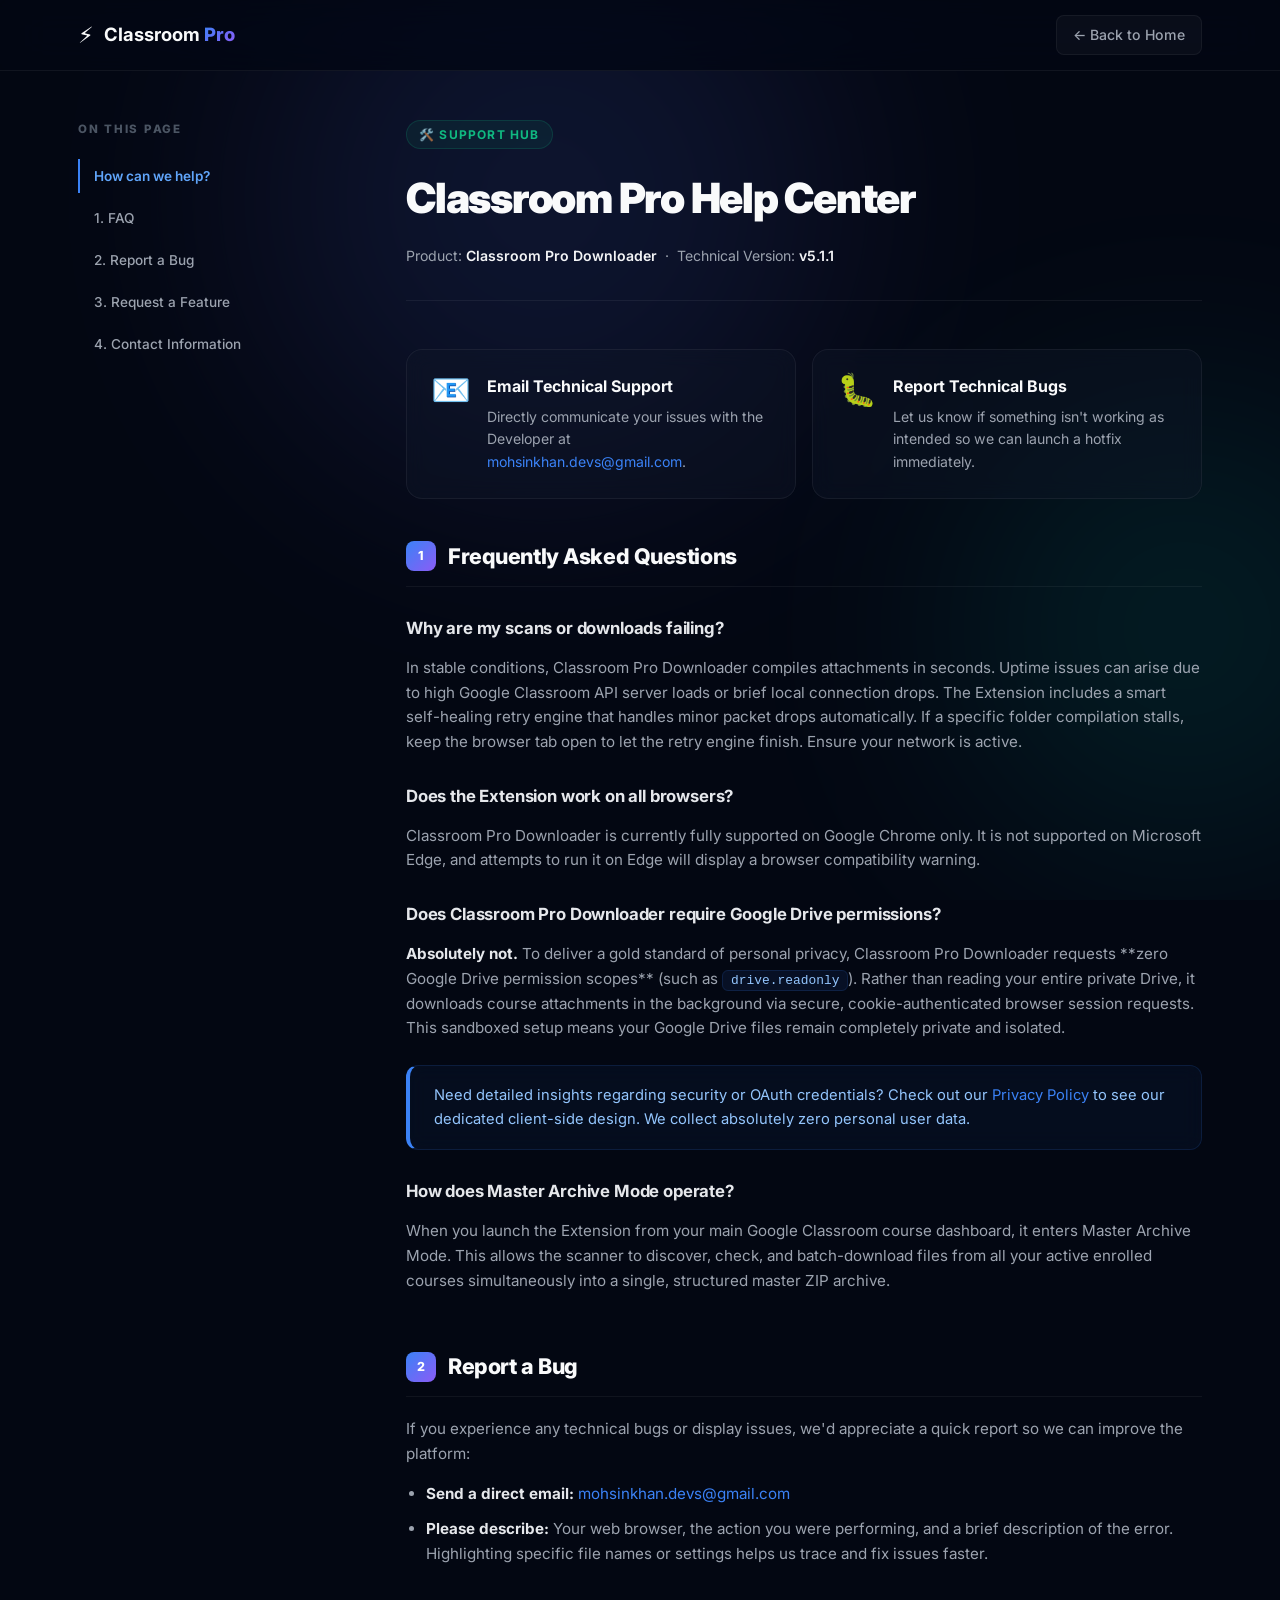
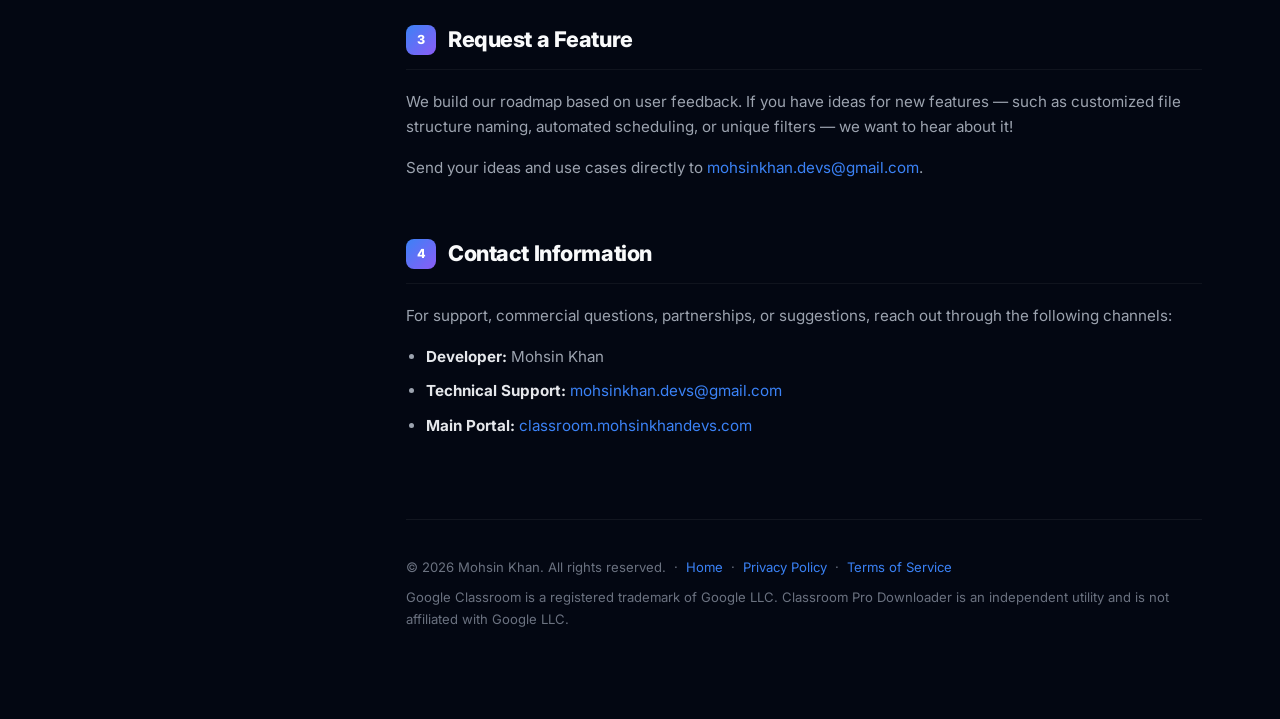
<file: support/index.html>
<!DOCTYPE html>
<html lang="en">
<head>
  <meta charset="UTF-8" />
  <meta name="viewport" content="width=device-width, initial-scale=1.0" />
  <title>Support Center — Classroom Pro Downloader</title>
  <meta name="description" content="Support and Help for Classroom Pro Downloader. Find answers to common issues, report bugs, or request assistance." />
  <link rel="preconnect" href="https://fonts.googleapis.com" />
  <link rel="preconnect" href="https://fonts.gstatic.com" crossorigin />
  <link href="https://fonts.googleapis.com/css2?family=Inter:wght@300;400;500;600;700;800;900&display=swap" rel="stylesheet" />
  <style>
    /* ============================================================
       Classroom Pro Downloader — Gold Standard Support CSS
       ============================================================ */
    *, *::before, *::after {
      box-sizing: border-box;
      margin: 0;
      padding: 0;
    }

    html {
      scroll-behavior: smooth;
      font-size: 16px;
      background-color: #030712;
    }

    body {
      font-family: 'Inter', system-ui, -apple-system, BlinkMacSystemFont, "Segoe UI", Roboto, sans-serif;
      background: #030712;
      color: #f3f4f6;
      line-height: 1.62;
      overflow-x: hidden;
      -webkit-font-smoothing: antialiased;
    }

    a {
      color: #3b82f6;
      text-decoration: none;
      transition: color 0.3s cubic-bezier(0.16, 1, 0.3, 1), text-shadow 0.3s;
    }
    a:hover {
      color: #60a5fa;
      text-shadow: 0 0 10px rgba(59, 130, 246, 0.3);
    }

    /* ─── Background Orbs ─── */
    .bg-orbs {
      position: absolute;
      top: 0;
      left: 0;
      width: 100%;
      height: 100%;
      pointer-events: none;
      z-index: 0;
      overflow: hidden;
    }
    .orb {
      position: absolute;
      border-radius: 50%;
      filter: blur(120px);
      opacity: 0.12;
    }
    .orb-1 {
      top: -10%;
      left: 20%;
      width: 45vw;
      height: 45vw;
      background: radial-gradient(circle, #3b82f6 0%, #8b5cf6 100%);
    }
    .orb-2 {
      top: 45%;
      right: -10%;
      width: 35vw;
      height: 35vw;
      background: radial-gradient(circle, #10b981 0%, #06b6d4 100%);
    }

    /* ─── Navigation ─── */
    nav {
      position: fixed;
      top: 0;
      left: 0;
      right: 0;
      z-index: 100;
      background: rgba(3, 7, 18, 0.8);
      backdrop-filter: blur(24px) saturate(180%);
      border-bottom: 1px solid rgba(255, 255, 255, 0.06);
    }
    .nav-inner {
      display: flex;
      align-items: center;
      justify-content: space-between;
      max-width: 1180px;
      margin: 0 auto;
      padding: 0 28px;
      height: 70px;
    }
    .nav-logo {
      display: flex;
      align-items: center;
      gap: 10px;
      font-size: 1.15rem;
      font-weight: 700;
      color: #f9fafb;
      text-decoration: none;
    }
    .nav-logo strong {
      font-weight: 800;
      background: linear-gradient(135deg, #3b82f6 0%, #8b5cf6 100%);
      -webkit-background-clip: text;
      -webkit-text-fill-color: transparent;
    }
    .logo-icon {
      font-size: 1.4rem;
    }
    .nav-home {
      font-size: 0.88rem;
      font-weight: 500;
      color: #9ca3af;
      padding: 8px 16px;
      border-radius: 8px;
      background: rgba(255, 255, 255, 0.03);
      border: 1px solid rgba(255, 255, 255, 0.05);
      transition: all 0.3s cubic-bezier(0.16, 1, 0.3, 1);
    }
    .nav-home:hover {
      color: #f9fafb;
      background: rgba(255, 255, 255, 0.07);
      border-color: rgba(255, 255, 255, 0.12);
      transform: translateX(-2px);
      text-decoration: none;
    }

    /* ─── Page Layout ─── */
    .page-container {
      position: relative;
      z-index: 1;
      max-width: 1180px;
      margin: 0 auto;
      padding: 120px 28px 80px;
      display: grid;
      grid-template-columns: 280px 1fr;
      gap: 48px;
    }

    /* ─── Sidebar TOC ─── */
    aside {
      position: sticky;
      top: 118px;
      height: fit-content;
      align-self: start;
    }
    .toc-title {
      font-size: 0.72rem;
      font-weight: 800;
      text-transform: uppercase;
      letter-spacing: 0.15em;
      color: #4b5563;
      margin-bottom: 20px;
    }
    .toc-list {
      list-style: none;
      display: flex;
      flex-direction: column;
      gap: 8px;
    }
    .toc-list a {
      font-size: 0.85rem;
      font-weight: 500;
      color: #9ca3af;
      display: block;
      padding: 6px 0;
      border-left: 2px solid transparent;
      padding-left: 14px;
      transition: all 0.3s var(--transition);
    }
    .toc-list a:hover {
      color: #60a5fa;
      border-color: rgba(59, 130, 246, 0.3);
      text-decoration: none;
    }
    .toc-list a.active {
      color: #60a5fa;
      border-color: #3b82f6;
      font-weight: 600;
    }

    /* ─── Content styling ─── */
    main {
      min-width: 0;
    }
    .pp-header {
      margin-bottom: 48px;
      padding-bottom: 32px;
      border-bottom: 1px solid rgba(255, 255, 255, 0.06);
    }
    .pp-badge {
      display: inline-flex;
      align-items: center;
      font-size: 0.75rem;
      font-weight: 700;
      letter-spacing: 0.1em;
      text-transform: uppercase;
      color: #10b981;
      background: rgba(16, 185, 129, 0.08);
      border: 1px solid rgba(16, 185, 129, 0.18);
      border-radius: 100px;
      padding: 4px 12px;
      margin-bottom: 16px;
    }
    .pp-title {
      font-size: clamp(2rem, 5vw, 2.6rem);
      font-weight: 900;
      letter-spacing: -0.03em;
      color: #f9fafb;
      margin-bottom: 12px;
    }
    .pp-meta {
      font-size: 0.88rem;
      color: #9ca3af;
    }
    .pp-meta span {
      color: #f3f4f6;
      font-weight: 600;
    }

    /* ─── Cards ─── */
    .support-grid {
      display: grid;
      grid-template-columns: 1fr 1fr;
      gap: 16px;
      margin-bottom: 40px;
    }
    .support-card {
      background: rgba(15, 23, 42, 0.4);
      border: 1px solid rgba(255, 255, 255, 0.06);
      backdrop-filter: blur(10px);
      border-radius: 16px;
      padding: 24px;
      display: flex;
      gap: 16px;
      align-items: flex-start;
      transition: all 0.3s cubic-bezier(0.16, 1, 0.3, 1);
    }
    .support-card:hover {
      border-color: rgba(59, 130, 246, 0.25);
      transform: translateY(-2px);
    }
    .sp-icon {
      font-size: 2rem;
      flex-shrink: 0;
      line-height: 1;
    }
    .sp-title {
      font-size: 1rem;
      font-weight: 700;
      color: #f9fafb;
      margin-bottom: 6px;
    }
    .sp-text {
      font-size: 0.88rem;
      color: #9ca3af;
      margin: 0;
    }

    /* ─── Callout Boxes ─── */
    .callout {
      padding: 18px 24px;
      border-radius: 12px;
      margin: 24px 0;
      font-size: 0.92rem;
      line-height: 1.6;
      backdrop-filter: blur(10px);
    }
    .callout-blue  { background: rgba(59, 130, 246, 0.05); border: 1px solid rgba(59, 130, 246, 0.15); border-left: 4px solid #3b82f6; color: #93c5fd; }
    .callout-green { background: rgba(16, 185, 129, 0.05); border: 1px solid rgba(16, 185, 129, 0.15); border-left: 4px solid #10b981; color: #6ee7b7; }

    /* ─── Sections ─── */
    .pp-section {
      margin-bottom: 56px;
      scroll-margin-top: 100px;
    }
    .pp-section h2 {
      font-size: 1.35rem;
      font-weight: 800;
      color: #f9fafb;
      margin-bottom: 20px;
      padding-bottom: 12px;
      border-bottom: 1px solid rgba(255, 255, 255, 0.05);
      display: flex;
      align-items: center;
      gap: 12px;
      letter-spacing: -0.02em;
    }
    .sec-num {
      display: inline-flex;
      align-items: center;
      justify-content: center;
      width: 30px;
      height: 30px;
      background: linear-gradient(135deg, #3b82f6 0%, #8b5cf6 100%);
      border-radius: 8px;
      font-size: 0.78rem;
      font-weight: 800;
      color: #ffffff;
      flex-shrink: 0;
    }
    .pp-section p {
      color: #9ca3af;
      font-size: 0.95rem;
      margin-bottom: 16px;
    }
    .pp-section strong {
      color: #e5e7eb;
    }
    .pp-section ul, .pp-section ol {
      padding-left: 20px;
      color: #9ca3af;
      font-size: 0.95rem;
      margin-bottom: 16px;
    }
    .pp-section li {
      margin-bottom: 10px;
    }
    .pp-section h3 {
      font-size: 1.05rem;
      font-weight: 700;
      color: #e5e7eb;
      margin: 28px 0 14px;
      letter-spacing: -0.01em;
    }

    code {
      background: rgba(59, 130, 246, 0.08);
      color: #93c5fd;
      padding: 2px 8px;
      border-radius: 6px;
      font-size: 0.85em;
      font-family: 'Courier New', Courier, monospace;
      border: 1px solid rgba(59, 130, 246, 0.15);
    }

    /* ─── Footer ─── */
    .pp-footer {
      margin-top: 80px;
      padding-top: 36px;
      border-top: 1px solid rgba(255, 255, 255, 0.06);
      font-size: 0.82rem;
      color: #6b7280;
      line-height: 1.7;
    }
    .pp-footer p {
      margin-bottom: 8px;
    }

    /* ─── Responsive ─── */
    @media (max-width: 900px) {
      .page-container {
        grid-template-columns: 1fr;
        gap: 32px;
        padding-top: 100px;
      }
      aside {
        display: none;
      }
      .support-grid {
        grid-template-columns: 1fr;
      }
    }
  </style>
</head>
<body>

  <!-- Background Orbs -->
  <div class="bg-orbs">
    <div class="orb orb-1"></div>
    <div class="orb orb-2"></div>
  </div>

  <!-- Navigation -->
  <nav>
    <div class="nav-inner">
      <a href="/" class="nav-logo">
        <span class="logo-icon">⚡</span>
        <span>Classroom <strong>Pro</strong></span>
      </a>
      <a href="/" class="nav-home">← Back to Home</a>
    </div>
  </nav>

  <!-- Page Wrapper -->
  <div class="page-container">

    <!-- Sidebar Table of Contents -->
    <aside aria-label="Table of contents">
      <p class="toc-title">On This Page</p>
      <ul class="toc-list">
        <li><a href="#quick-help" class="active">How can we help?</a></li>
        <li><a href="#faq">1. FAQ</a></li>
        <li><a href="#report-bug">2. Report a Bug</a></li>
        <li><a href="#request-feature">3. Request a Feature</a></li>
        <li><a href="#contact">4. Contact Information</a></li>
      </ul>
    </aside>

    <!-- Main Content Area -->
    <main>

      <!-- Document Header -->
      <div class="pp-header" id="quick-help">
        <span class="pp-badge">🛠️ Support Hub</span>
        <h1 class="pp-title">Classroom Pro Help Center</h1>
        <p class="pp-meta">
          Product: <span>Classroom Pro Downloader</span> &nbsp;·&nbsp;
          Technical Version: <span>v5.1.1</span>
        </p>
      </div>

      <!-- Quick Contact Cards -->
      <div class="support-grid">
        <div class="support-card">
          <div class="sp-icon">📧</div>
          <div>
            <h3 class="sp-title">Email Technical Support</h3>
            <p class="sp-text">Directly communicate your issues with the Developer at <a href="mailto:mohsinkhan.devs@gmail.com">mohsinkhan.devs@gmail.com</a>.</p>
          </div>
        </div>
        <div class="support-card">
          <div class="sp-icon">🐛</div>
          <div>
            <h3 class="sp-title">Report Technical Bugs</h3>
            <p class="sp-text">Let us know if something isn't working as intended so we can launch a hotfix immediately.</p>
          </div>
        </div>
      </div>

      <!-- Section 1 -->
      <section class="pp-section" id="faq">
        <h2><span class="sec-num">1</span> Frequently Asked Questions</h2>
        
        <h3>Why are my scans or downloads failing?</h3>
        <p>In stable conditions, Classroom Pro Downloader compiles attachments in seconds. Uptime issues can arise due to high Google Classroom API server loads or brief local connection drops. The Extension includes a smart self-healing retry engine that handles minor packet drops automatically. If a specific folder compilation stalls, keep the browser tab open to let the retry engine finish. Ensure your network is active.</p>

        <h3>Does the Extension work on all browsers?</h3>
        <p>Classroom Pro Downloader is currently fully supported on Google Chrome only. It is not supported on Microsoft Edge, and attempts to run it on Edge will display a browser compatibility warning.</p>

        <h3>Does Classroom Pro Downloader require Google Drive permissions?</h3>
        <p><strong>Absolutely not.</strong> To deliver a gold standard of personal privacy, Classroom Pro Downloader requests **zero Google Drive permission scopes** (such as <code>drive.readonly</code>). Rather than reading your entire private Drive, it downloads course attachments in the background via secure, cookie-authenticated browser session requests. This sandboxed setup means your Google Drive files remain completely private and isolated.</p>
        
        <div class="callout callout-blue">
          Need detailed insights regarding security or OAuth credentials? Check out our <a href="/privacy">Privacy Policy</a> to see our dedicated client-side design. We collect absolutely zero personal user data.
        </div>

        <h3>How does Master Archive Mode operate?</h3>
        <p>When you launch the Extension from your main Google Classroom course dashboard, it enters Master Archive Mode. This allows the scanner to discover, check, and batch-download files from all your active enrolled courses simultaneously into a single, structured master ZIP archive.</p>
      </section>

      <!-- Section 2 -->
      <section class="pp-section" id="report-bug">
        <h2><span class="sec-num">2</span> Report a Bug</h2>
        <p>If you experience any technical bugs or display issues, we'd appreciate a quick report so we can improve the platform:</p>
        <ul>
          <li><strong>Send a direct email:</strong> <a href="mailto:mohsinkhan.devs@gmail.com?subject=Bug Report: Classroom Pro Downloader v5.1.1">mohsinkhan.devs@gmail.com</a></li>
          <li><strong>Please describe:</strong> Your web browser, the action you were performing, and a brief description of the error. Highlighting specific file names or settings helps us trace and fix issues faster.</li>
        </ul>
      </section>

      <!-- Section 3 -->
      <section class="pp-section" id="request-feature">
        <h2><span class="sec-num">3</span> Request a Feature</h2>
        <p>We build our roadmap based on user feedback. If you have ideas for new features — such as customized file structure naming, automated scheduling, or unique filters — we want to hear about it!</p>
        <p>Send your ideas and use cases directly to <a href="mailto:mohsinkhan.devs@gmail.com?subject=Feature Request: Classroom Pro Downloader">mohsinkhan.devs@gmail.com</a>.</p>
      </section>

      <!-- Section 4 -->
      <section class="pp-section" id="contact">
        <h2><span class="sec-num">4</span> Contact Information</h2>
        <p>For support, commercial questions, partnerships, or suggestions, reach out through the following channels:</p>
        <ul>
          <li><strong>Developer:</strong> Mohsin Khan</li>
          <li><strong>Technical Support:</strong> <a href="mailto:mohsinkhan.devs@gmail.com">mohsinkhan.devs@gmail.com</a></li>
          <li><strong>Main Portal:</strong> <a href="https://classroom.mohsinkhandevs.com">classroom.mohsinkhandevs.com</a></li>
        </ul>
      </section>

      <!-- Document Footer -->
      <div class="pp-footer">
        <p>© 2026 Mohsin Khan. All rights reserved. &nbsp;·&nbsp; <a href="/">Home</a> &nbsp;·&nbsp; <a href="/privacy">Privacy Policy</a> &nbsp;·&nbsp; <a href="/tos">Terms of Service</a></p>
        <p>Google Classroom is a registered trademark of Google LLC. Classroom Pro Downloader is an independent utility and is not affiliated with Google LLC.</p>
      </div>

    </main>

  </div>

  <script>
    // Highlight TOC links as sections scroll into view
    const sections = document.querySelectorAll('.pp-section, .pp-header');
    const tocLinks = document.querySelectorAll('.toc-list a');

    const observer = new IntersectionObserver((entries) => {
      entries.forEach(entry => {
        if (entry.isIntersecting) {
          tocLinks.forEach(link => link.classList.remove('active'));
          const id = entry.target.id;
          const activeLink = document.querySelector(`.toc-list a[href="#${id}"]`);
          if (activeLink) activeLink.classList.add('active');
        }
      });
    }, { rootMargin: '-20% 0px -70% 0px' });

    sections.forEach(sec => observer.observe(sec));
  </script>
</body>
</html>
</file>
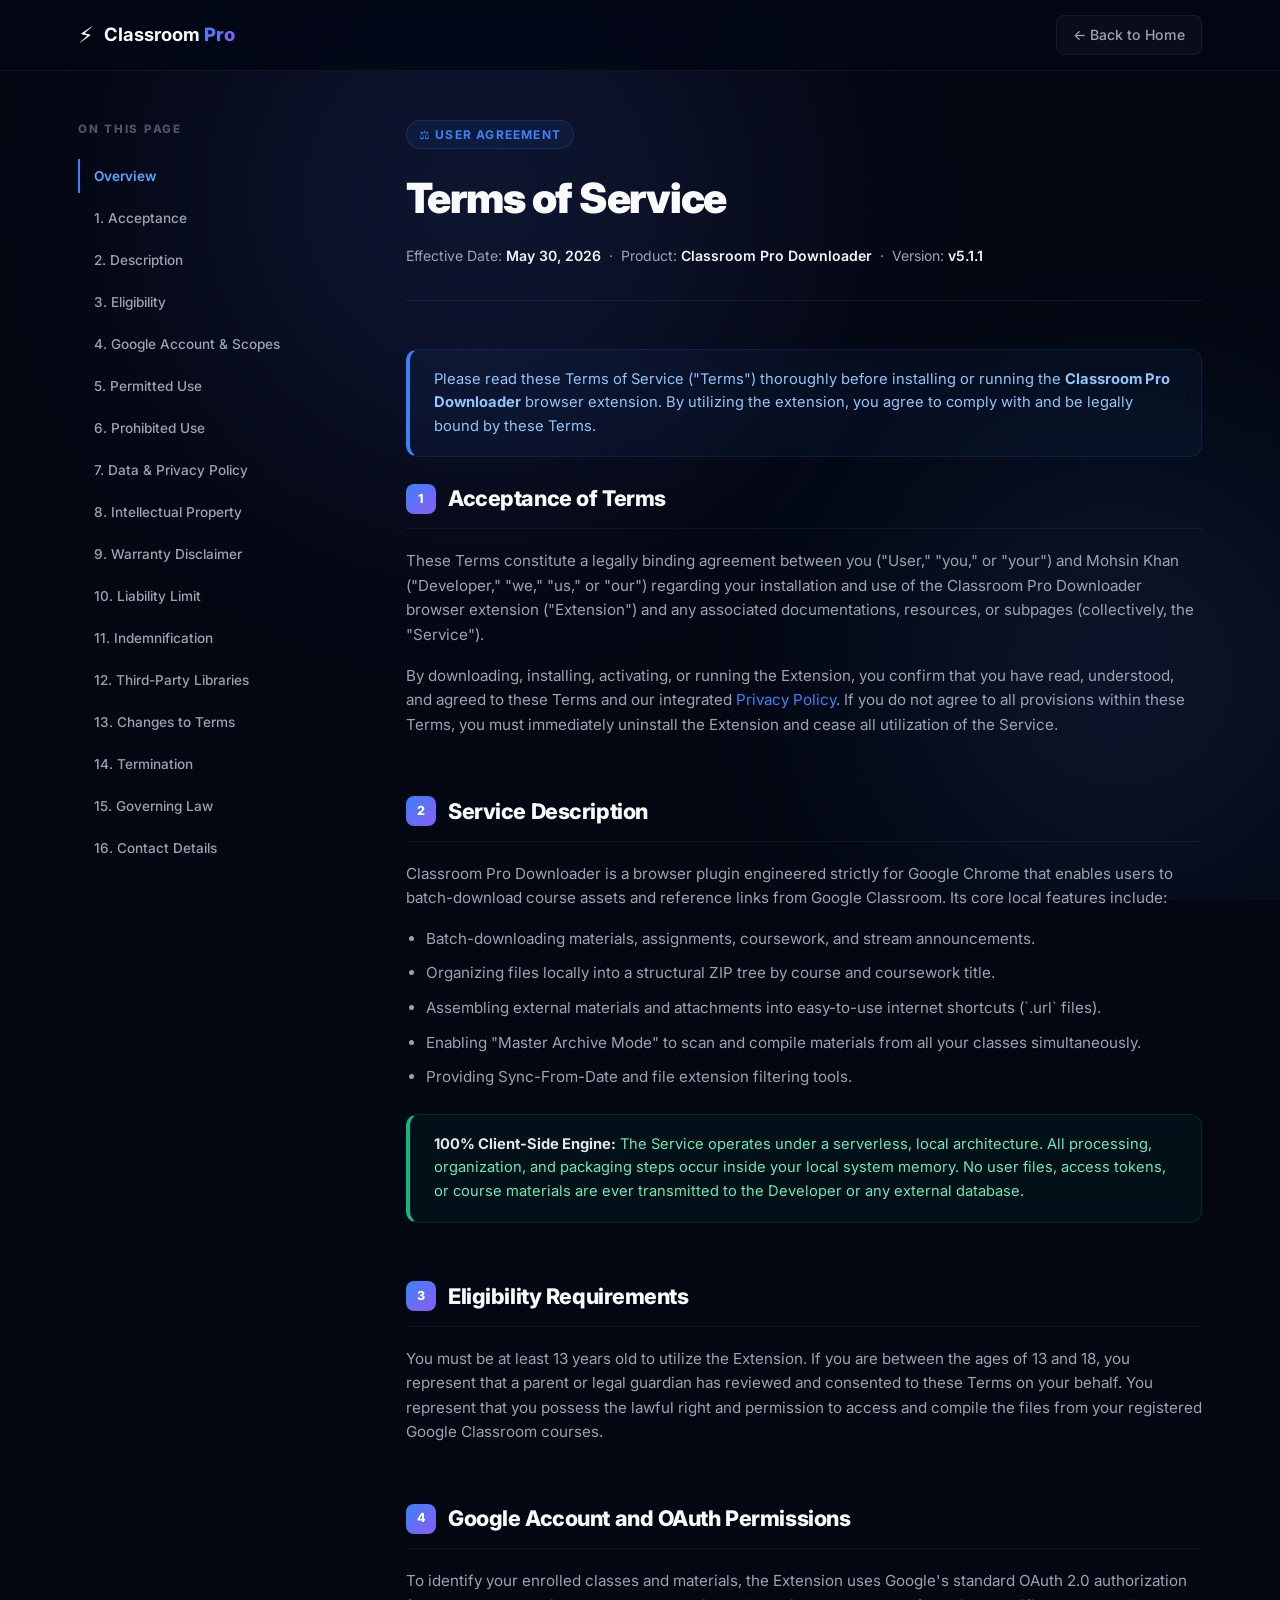
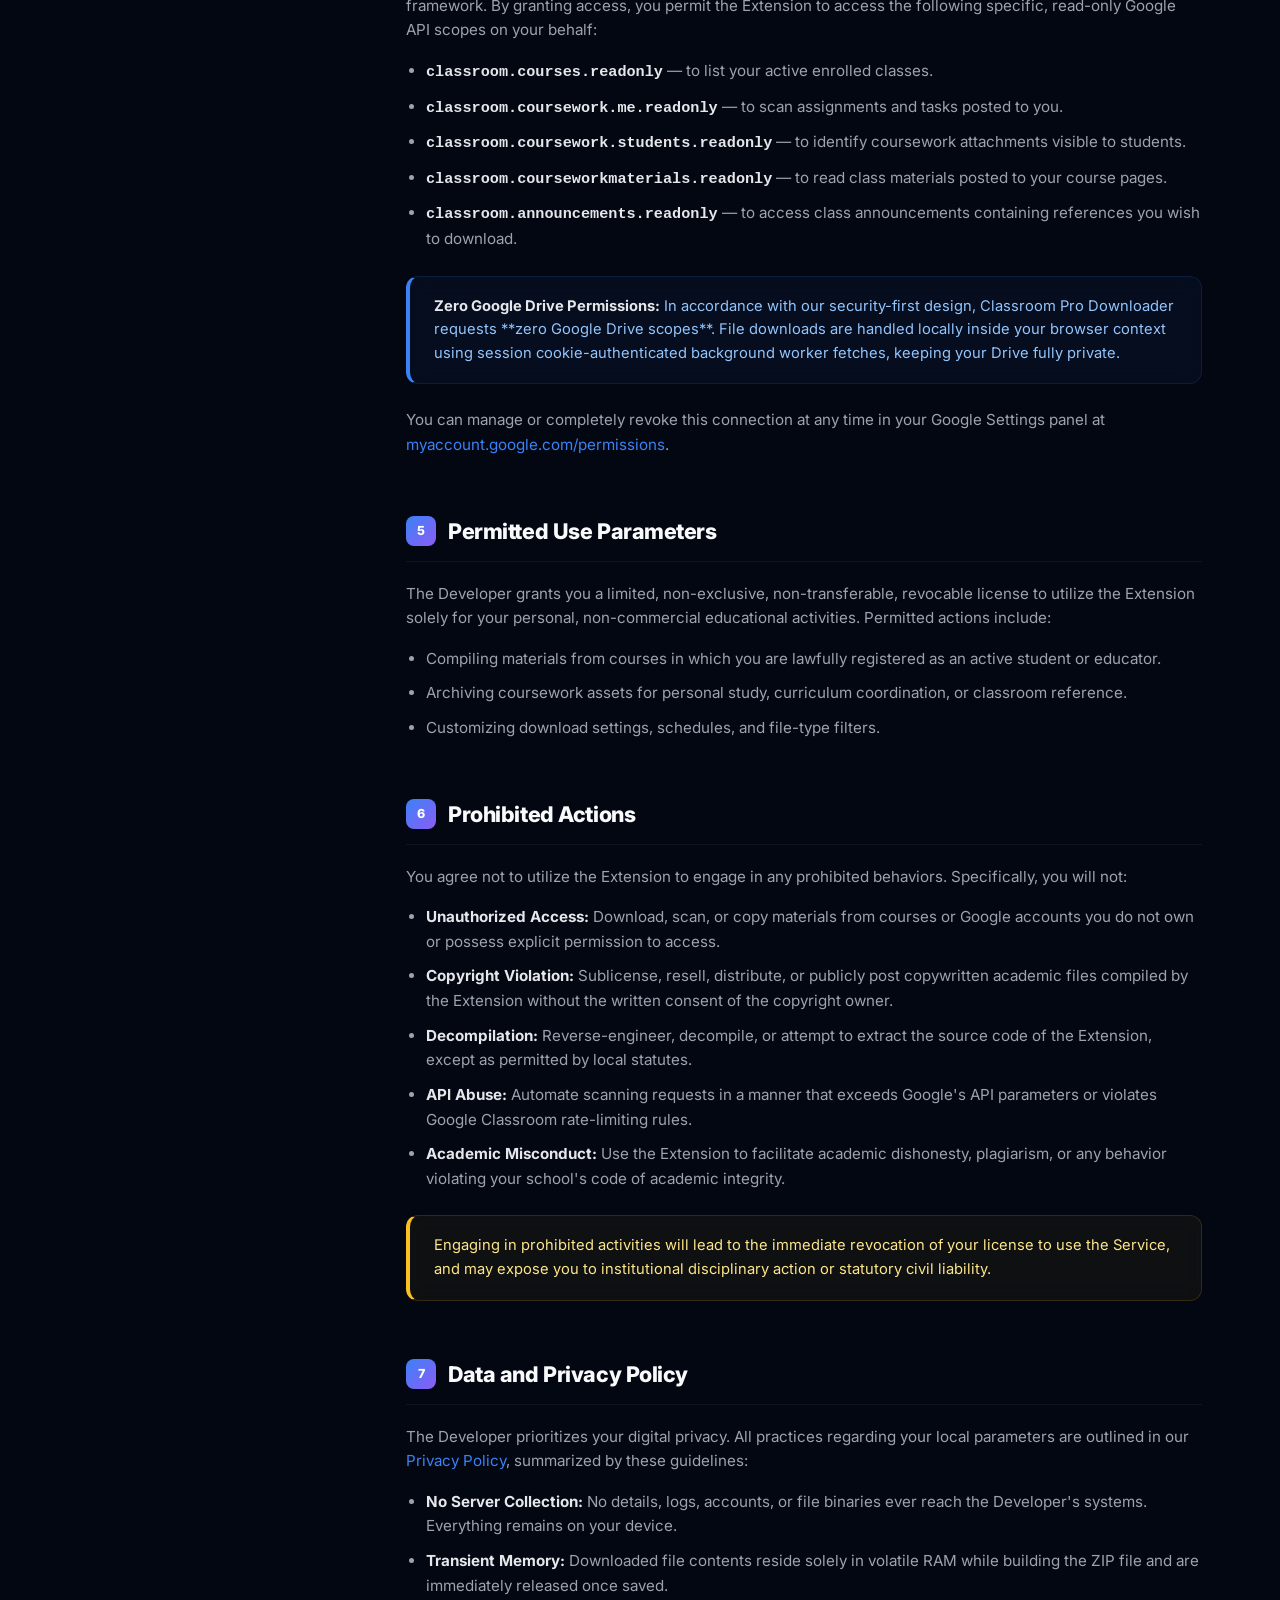
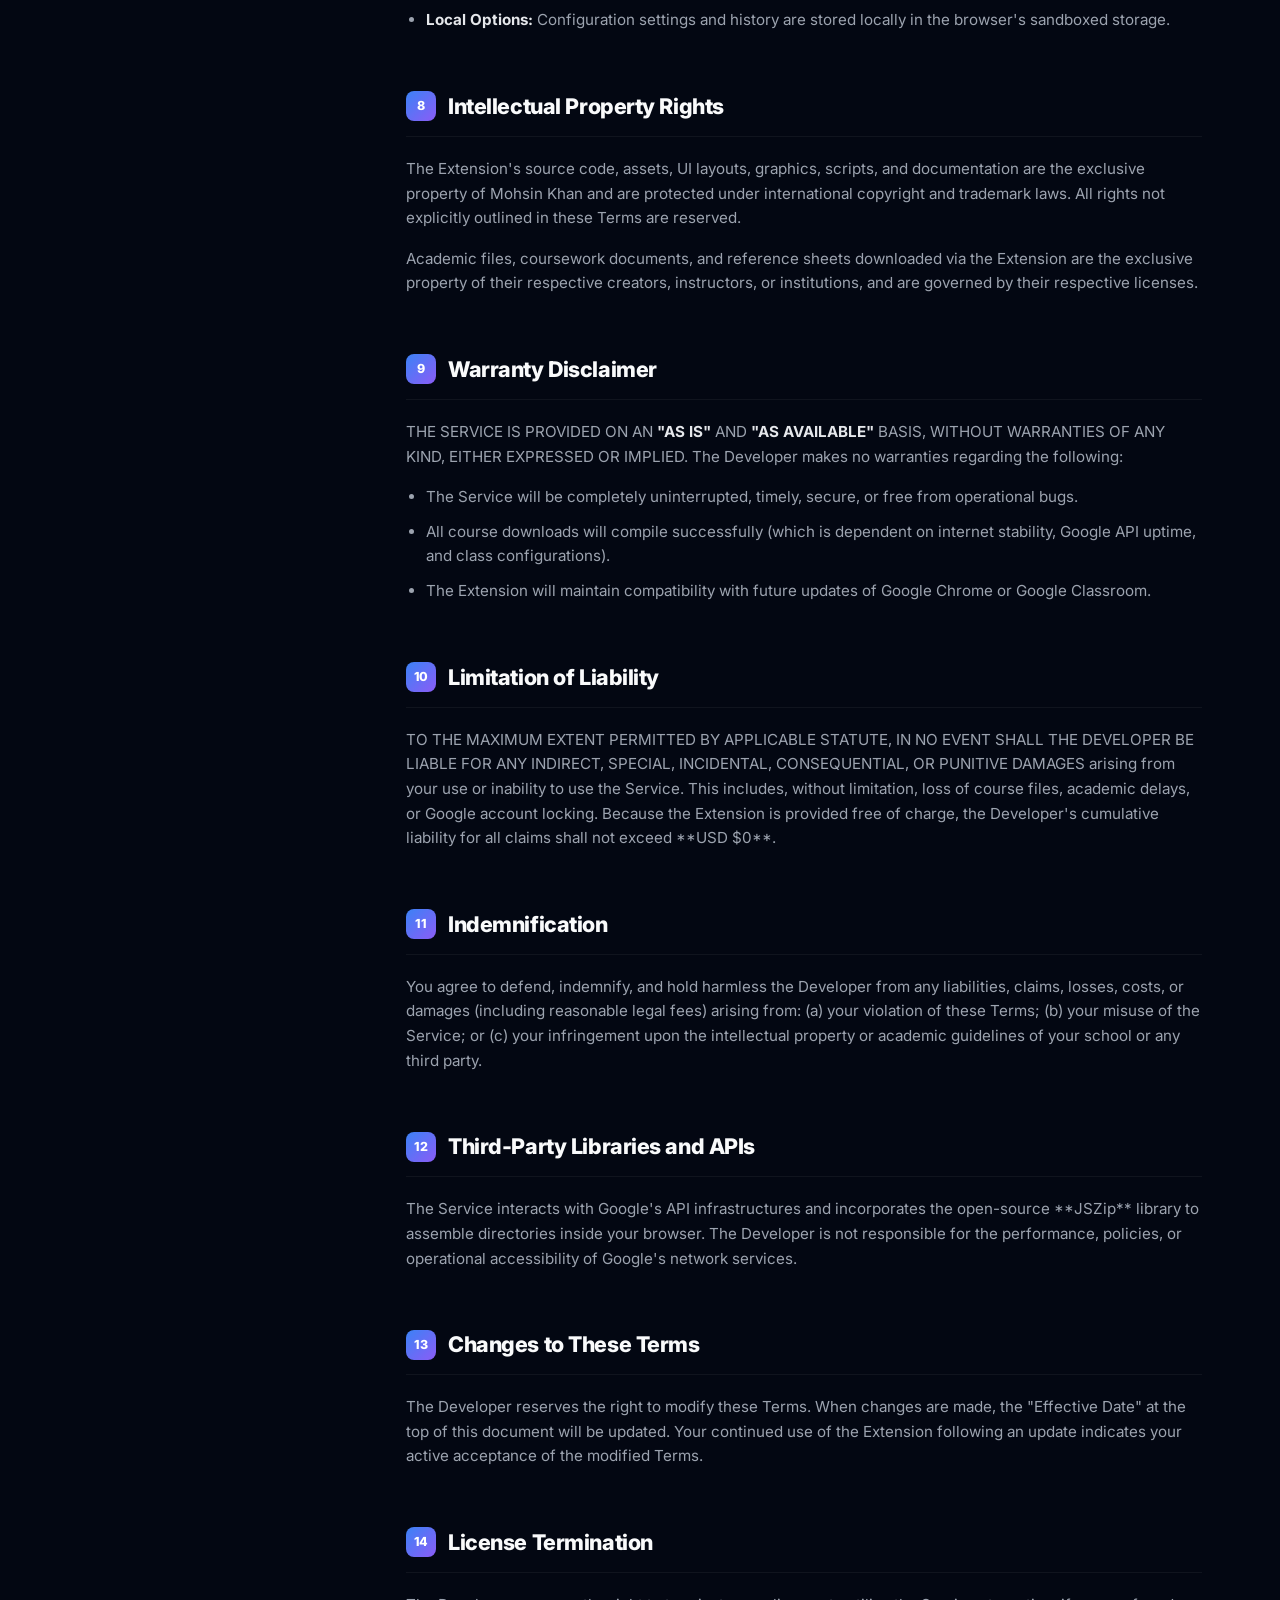
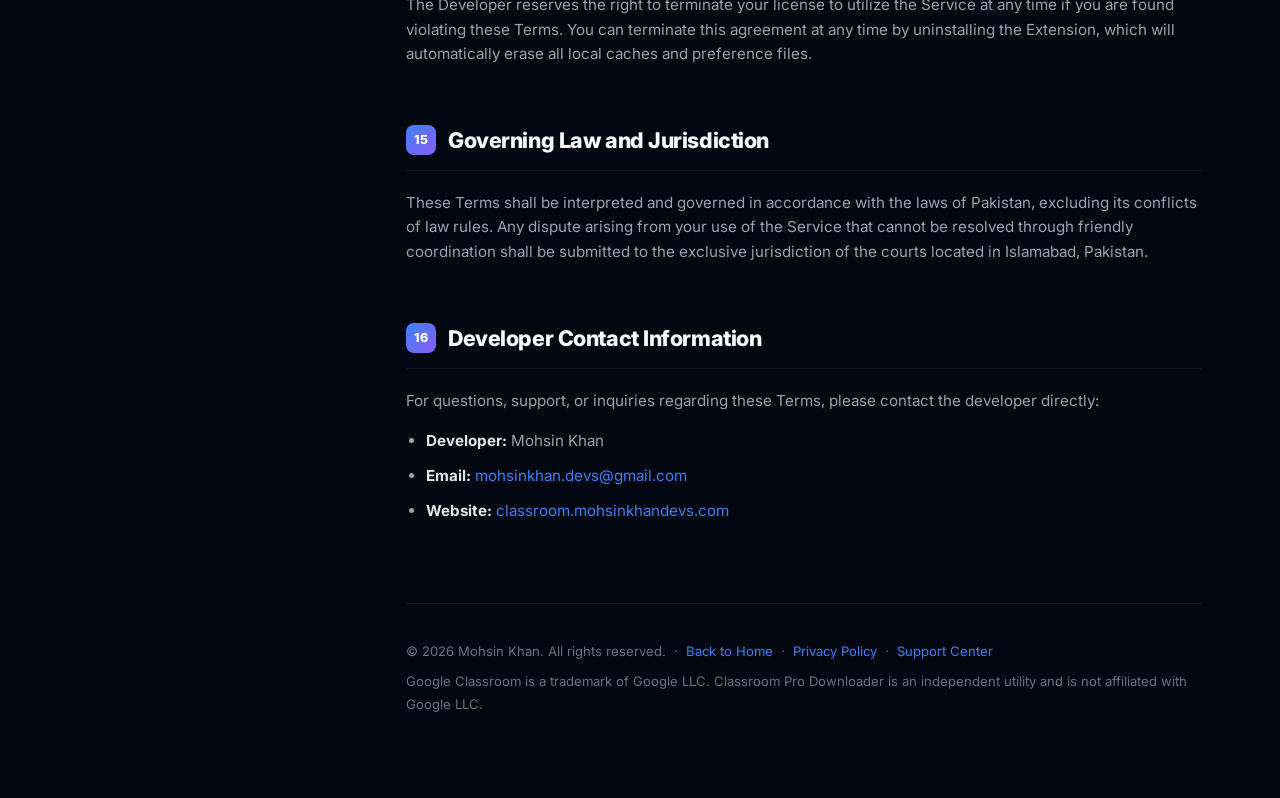
<file: tos/index.html>
<!DOCTYPE html>
<html lang="en">
<head>
  <meta charset="UTF-8" />
  <meta name="viewport" content="width=device-width, initial-scale=1.0" />
  <title>Terms of Service — Classroom Pro Downloader</title>
  <meta name="description" content="Terms of Service for Classroom Pro Downloader extension. Review our terms of use, licensing, and user responsibilities." />
  <link rel="preconnect" href="https://fonts.googleapis.com" />
  <link rel="preconnect" href="https://fonts.gstatic.com" crossorigin />
  <link href="https://fonts.googleapis.com/css2?family=Inter:wght@300;400;500;600;700;800;900&display=swap" rel="stylesheet" />
  <style>
    /* ============================================================
       Classroom Pro Downloader — Gold Standard Terms of Service CSS
       ============================================================ */
    *, *::before, *::after {
      box-sizing: border-box;
      margin: 0;
      padding: 0;
    }

    html {
      scroll-behavior: smooth;
      font-size: 16px;
      background-color: #030712;
    }

    body {
      font-family: 'Inter', system-ui, -apple-system, BlinkMacSystemFont, "Segoe UI", Roboto, sans-serif;
      background: #030712;
      color: #f3f4f6;
      line-height: 1.62;
      overflow-x: hidden;
      -webkit-font-smoothing: antialiased;
    }

    a {
      color: #3b82f6;
      text-decoration: none;
      transition: color 0.3s cubic-bezier(0.16, 1, 0.3, 1), text-shadow 0.3s;
    }
    a:hover {
      color: #60a5fa;
      text-shadow: 0 0 10px rgba(59, 130, 246, 0.3);
    }

    /* ─── Background Orbs ─── */
    .bg-orbs {
      position: absolute;
      top: 0;
      left: 0;
      width: 100%;
      height: 100%;
      pointer-events: none;
      z-index: 0;
      overflow: hidden;
    }
    .orb {
      position: absolute;
      border-radius: 50%;
      filter: blur(120px);
      opacity: 0.12;
    }
    .orb-1 {
      top: -10%;
      left: 15%;
      width: 45vw;
      height: 45vw;
      background: radial-gradient(circle, #3b82f6 0%, #8b5cf6 100%);
    }
    .orb-2 {
      top: 50%;
      right: -5%;
      width: 35vw;
      height: 35vw;
      background: radial-gradient(circle, #8b5cf6 0%, #06b6d4 100%);
    }

    /* ─── Navigation ─── */
    nav {
      position: fixed;
      top: 0;
      left: 0;
      right: 0;
      z-index: 100;
      background: rgba(3, 7, 18, 0.8);
      backdrop-filter: blur(24px) saturate(180%);
      border-bottom: 1px solid rgba(255, 255, 255, 0.06);
    }
    .nav-inner {
      display: flex;
      align-items: center;
      justify-content: space-between;
      max-width: 1180px;
      margin: 0 auto;
      padding: 0 28px;
      height: 70px;
    }
    .nav-logo {
      display: flex;
      align-items: center;
      gap: 10px;
      font-size: 1.15rem;
      font-weight: 700;
      color: #f9fafb;
      text-decoration: none;
    }
    .nav-logo strong {
      font-weight: 800;
      background: linear-gradient(135deg, #3b82f6 0%, #8b5cf6 100%);
      -webkit-background-clip: text;
      -webkit-text-fill-color: transparent;
    }
    .logo-icon {
      font-size: 1.4rem;
    }
    .nav-home {
      font-size: 0.88rem;
      font-weight: 500;
      color: #9ca3af;
      padding: 8px 16px;
      border-radius: 8px;
      background: rgba(255, 255, 255, 0.03);
      border: 1px solid rgba(255, 255, 255, 0.05);
      transition: all 0.3s cubic-bezier(0.16, 1, 0.3, 1);
    }
    .nav-home:hover {
      color: #f9fafb;
      background: rgba(255, 255, 255, 0.07);
      border-color: rgba(255, 255, 255, 0.12);
      transform: translateX(-2px);
      text-decoration: none;
    }

    /* ─── Page Layout ─── */
    .page-container {
      position: relative;
      z-index: 1;
      max-width: 1180px;
      margin: 0 auto;
      padding: 120px 28px 80px;
      display: grid;
      grid-template-columns: 280px 1fr;
      gap: 48px;
    }

    /* ─── Sidebar TOC ─── */
    aside {
      position: sticky;
      top: 118px;
      height: fit-content;
      align-self: start;
    }
    .toc-title {
      font-size: 0.72rem;
      font-weight: 800;
      text-transform: uppercase;
      letter-spacing: 0.15em;
      color: #4b5563;
      margin-bottom: 20px;
    }
    .toc-list {
      list-style: none;
      display: flex;
      flex-direction: column;
      gap: 8px;
    }
    .toc-list a {
      font-size: 0.85rem;
      font-weight: 500;
      color: #9ca3af;
      display: block;
      padding: 6px 0;
      border-left: 2px solid transparent;
      padding-left: 14px;
      transition: all 0.3s var(--transition);
    }
    .toc-list a:hover {
      color: #60a5fa;
      border-color: rgba(59, 130, 246, 0.3);
      text-decoration: none;
    }
    .toc-list a.active {
      color: #60a5fa;
      border-color: #3b82f6;
      font-weight: 600;
    }

    /* ─── Content styling ─── */
    main {
      min-width: 0;
    }
    .pp-header {
      margin-bottom: 48px;
      padding-bottom: 32px;
      border-bottom: 1px solid rgba(255, 255, 255, 0.06);
    }
    .pp-badge {
      display: inline-flex;
      align-items: center;
      font-size: 0.75rem;
      font-weight: 700;
      letter-spacing: 0.1em;
      text-transform: uppercase;
      color: #3b82f6;
      background: rgba(59, 130, 246, 0.08);
      border: 1px solid rgba(59, 130, 246, 0.18);
      border-radius: 100px;
      padding: 4px 12px;
      margin-bottom: 16px;
    }
    .pp-title {
      font-size: clamp(2rem, 5vw, 2.6rem);
      font-weight: 900;
      letter-spacing: -0.03em;
      color: #f9fafb;
      margin-bottom: 12px;
    }
    .pp-meta {
      font-size: 0.88rem;
      color: #9ca3af;
    }
    .pp-meta span {
      color: #f3f4f6;
      font-weight: 600;
    }

    /* ─── Callout Boxes ─── */
    .callout {
      padding: 18px 24px;
      border-radius: 12px;
      margin: 24px 0;
      font-size: 0.92rem;
      line-height: 1.6;
      backdrop-filter: blur(10px);
    }
    .callout-blue  { background: rgba(59, 130, 246, 0.05); border: 1px solid rgba(59, 130, 246, 0.15); border-left: 4px solid #3b82f6; color: #93c5fd; }
    .callout-green { background: rgba(16, 185, 129, 0.05); border: 1px solid rgba(16, 185, 129, 0.15); border-left: 4px solid #10b981; color: #6ee7b7; }
    .callout-yellow{ background: rgba(251, 191, 36, 0.05); border: 1px solid rgba(251, 191, 36, 0.15); border-left: 4px solid #fbbf24; color: #fde68a; }

    /* ─── Sections ─── */
    .pp-section {
      margin-bottom: 56px;
      scroll-margin-top: 100px;
    }
    .pp-section h2 {
      font-size: 1.35rem;
      font-weight: 800;
      color: #f9fafb;
      margin-bottom: 20px;
      padding-bottom: 12px;
      border-bottom: 1px solid rgba(255, 255, 255, 0.05);
      display: flex;
      align-items: center;
      gap: 12px;
      letter-spacing: -0.02em;
    }
    .sec-num {
      display: inline-flex;
      align-items: center;
      justify-content: center;
      width: 30px;
      height: 30px;
      background: linear-gradient(135deg, #3b82f6 0%, #8b5cf6 100%);
      border-radius: 8px;
      font-size: 0.78rem;
      font-weight: 800;
      color: #ffffff;
      flex-shrink: 0;
    }
    .pp-section p {
      color: #9ca3af;
      font-size: 0.95rem;
      margin-bottom: 16px;
    }
    .pp-section strong {
      color: #e5e7eb;
    }
    .pp-section ul, .pp-section ol {
      padding-left: 20px;
      color: #9ca3af;
      font-size: 0.95rem;
      margin-bottom: 16px;
    }
    .pp-section li {
      margin-bottom: 10px;
    }
    .pp-section h3 {
      font-size: 1.05rem;
      font-weight: 700;
      color: #e5e7eb;
      margin: 28px 0 14px;
      letter-spacing: -0.01em;
    }

    /* ─── Footer ─── */
    .pp-footer {
      margin-top: 80px;
      padding-top: 36px;
      border-top: 1px solid rgba(255, 255, 255, 0.06);
      font-size: 0.82rem;
      color: #6b7280;
      line-height: 1.7;
    }
    .pp-footer p {
      margin-bottom: 8px;
    }

    /* ─── Responsive ─── */
    @media (max-width: 900px) {
      .page-container {
        grid-template-columns: 1fr;
        gap: 32px;
        padding-top: 100px;
      }
      aside {
        display: none;
      }
    }
  </style>
</head>
<body>

  <!-- Background Orbs -->
  <div class="bg-orbs">
    <div class="orb orb-1"></div>
    <div class="orb orb-2"></div>
  </div>

  <!-- Navigation -->
  <nav>
    <div class="nav-inner">
      <a href="/" class="nav-logo">
        <span class="logo-icon">⚡</span>
        <span>Classroom <strong>Pro</strong></span>
      </a>
      <a href="/" class="nav-home">← Back to Home</a>
    </div>
  </nav>

  <!-- Page Wrapper -->
  <div class="page-container">

    <!-- Sidebar Table of Contents -->
    <aside aria-label="Table of contents">
      <p class="toc-title">On This Page</p>
      <ul class="toc-list">
        <li><a href="#overview" class="active">Overview</a></li>
        <li><a href="#acceptance">1. Acceptance</a></li>
        <li><a href="#description">2. Description</a></li>
        <li><a href="#eligibility">3. Eligibility</a></li>
        <li><a href="#google-account">4. Google Account &amp; Scopes</a></li>
        <li><a href="#permitted-use">5. Permitted Use</a></li>
        <li><a href="#prohibited-use">6. Prohibited Use</a></li>
        <li><a href="#data-privacy">7. Data &amp; Privacy Policy</a></li>
        <li><a href="#intellectual-property">8. Intellectual Property</a></li>
        <li><a href="#warranty-disclaimer">9. Warranty Disclaimer</a></li>
        <li><a href="#limitation-liability">10. Liability Limit</a></li>
        <li><a href="#indemnification">11. Indemnification</a></li>
        <li><a href="#third-party">12. Third-Party Libraries</a></li>
        <li><a href="#changes">13. Changes to Terms</a></li>
        <li><a href="#termination">14. Termination</a></li>
        <li><a href="#governing-law">15. Governing Law</a></li>
        <li><a href="#contact">16. Contact Details</a></li>
      </ul>
    </aside>

    <!-- Main Content Area -->
    <main>

      <!-- Document Header -->
      <div class="pp-header" id="overview">
        <span class="pp-badge">⚖️ User Agreement</span>
        <h1 class="pp-title">Terms of Service</h1>
        <p class="pp-meta">
          Effective Date: <span>May 30, 2026</span> &nbsp;·&nbsp;
          Product: <span>Classroom Pro Downloader</span> &nbsp;·&nbsp;
          Version: <span>v5.1.1</span>
        </p>
      </div>

      <div class="callout callout-blue">
        Please read these Terms of Service ("Terms") thoroughly before installing or running the <strong>Classroom Pro Downloader</strong> browser extension. By utilizing the extension, you agree to comply with and be legally bound by these Terms.
      </div>

      <!-- Section 1 -->
      <section class="pp-section" id="acceptance">
        <h2><span class="sec-num">1</span> Acceptance of Terms</h2>
        <p>These Terms constitute a legally binding agreement between you ("User," "you," or "your") and Mohsin Khan ("Developer," "we," "us," or "our") regarding your installation and use of the Classroom Pro Downloader browser extension ("Extension") and any associated documentations, resources, or subpages (collectively, the "Service").</p>
        <p>By downloading, installing, activating, or running the Extension, you confirm that you have read, understood, and agreed to these Terms and our integrated <a href="/privacy">Privacy Policy</a>. If you do not agree to all provisions within these Terms, you must immediately uninstall the Extension and cease all utilization of the Service.</p>
      </section>

      <!-- Section 2 -->
      <section class="pp-section" id="description">
        <h2><span class="sec-num">2</span> Service Description</h2>
        <p>Classroom Pro Downloader is a browser plugin engineered strictly for Google Chrome that enables users to batch-download course assets and reference links from Google Classroom. Its core local features include:</p>
        <ul>
          <li>Batch-downloading materials, assignments, coursework, and stream announcements.</li>
          <li>Organizing files locally into a structural ZIP tree by course and coursework title.</li>
          <li>Assembling external materials and attachments into easy-to-use internet shortcuts (`.url` files).</li>
          <li>Enabling "Master Archive Mode" to scan and compile materials from all your classes simultaneously.</li>
          <li>Providing Sync-From-Date and file extension filtering tools.</li>
        </ul>
        <div class="callout callout-green">
          <strong>100% Client-Side Engine:</strong> The Service operates under a serverless, local architecture. All processing, organization, and packaging steps occur inside your local system memory. No user files, access tokens, or course materials are ever transmitted to the Developer or any external database.
        </div>
      </section>

      <!-- Section 3 -->
      <section class="pp-section" id="eligibility">
        <h2><span class="sec-num">3</span> Eligibility Requirements</h2>
        <p>You must be at least 13 years old to utilize the Extension. If you are between the ages of 13 and 18, you represent that a parent or legal guardian has reviewed and consented to these Terms on your behalf. You represent that you possess the lawful right and permission to access and compile the files from your registered Google Classroom courses.</p>
      </section>

      <!-- Section 4 -->
      <section class="pp-section" id="google-account">
        <h2><span class="sec-num">4</span> Google Account and OAuth Permissions</h2>
        <p>To identify your enrolled classes and materials, the Extension uses Google's standard OAuth 2.0 authorization framework. By granting access, you permit the Extension to access the following specific, read-only Google API scopes on your behalf:</p>
        <ul>
          <li><strong><code>classroom.courses.readonly</code></strong> — to list your active enrolled classes.</li>
          <li><strong><code>classroom.coursework.me.readonly</code></strong> — to scan assignments and tasks posted to you.</li>
          <li><strong><code>classroom.coursework.students.readonly</code></strong> — to identify coursework attachments visible to students.</li>
          <li><strong><code>classroom.courseworkmaterials.readonly</code></strong> — to read class materials posted to your course pages.</li>
          <li><strong><code>classroom.announcements.readonly</code></strong> — to access class announcements containing references you wish to download.</li>
        </ul>
        
        <div class="callout callout-blue">
          <strong>Zero Google Drive Permissions:</strong> In accordance with our security-first design, Classroom Pro Downloader requests **zero Google Drive scopes**. File downloads are handled locally inside your browser context using session cookie-authenticated background worker fetches, keeping your Drive fully private.
        </div>
        
        <p>You can manage or completely revoke this connection at any time in your Google Settings panel at <a href="https://myaccount.google.com/permissions" target="_blank" rel="noopener noreferrer">myaccount.google.com/permissions</a>.</p>
      </section>

      <!-- Section 5 -->
      <section class="pp-section" id="permitted-use">
        <h2><span class="sec-num">5</span> Permitted Use Parameters</h2>
        <p>The Developer grants you a limited, non-exclusive, non-transferable, revocable license to utilize the Extension solely for your personal, non-commercial educational activities. Permitted actions include:</p>
        <ul>
          <li>Compiling materials from courses in which you are lawfully registered as an active student or educator.</li>
          <li>Archiving coursework assets for personal study, curriculum coordination, or classroom reference.</li>
          <li>Customizing download settings, schedules, and file-type filters.</li>
        </ul>
      </section>

      <!-- Section 6 -->
      <section class="pp-section" id="prohibited-use">
        <h2><span class="sec-num">6</span> Prohibited Actions</h2>
        <p>You agree not to utilize the Extension to engage in any prohibited behaviors. Specifically, you will not:</p>
        <ul>
          <li><strong>Unauthorized Access:</strong> Download, scan, or copy materials from courses or Google accounts you do not own or possess explicit permission to access.</li>
          <li><strong>Copyright Violation:</strong> Sublicense, resell, distribute, or publicly post copywritten academic files compiled by the Extension without the written consent of the copyright owner.</li>
          <li><strong>Decompilation:</strong> Reverse-engineer, decompile, or attempt to extract the source code of the Extension, except as permitted by local statutes.</li>
          <li><strong>API Abuse:</strong> Automate scanning requests in a manner that exceeds Google's API parameters or violates Google Classroom rate-limiting rules.</li>
          <li><strong>Academic Misconduct:</strong> Use the Extension to facilitate academic dishonesty, plagiarism, or any behavior violating your school's code of academic integrity.</li>
        </ul>
        <div class="callout callout-yellow">
          Engaging in prohibited activities will lead to the immediate revocation of your license to use the Service, and may expose you to institutional disciplinary action or statutory civil liability.
        </div>
      </section>

      <!-- Section 7 -->
      <section class="pp-section" id="data-privacy">
        <h2><span class="sec-num">7</span> Data and Privacy Policy</h2>
        <p>The Developer prioritizes your digital privacy. All practices regarding your local parameters are outlined in our <a href="/privacy">Privacy Policy</a>, summarized by these guidelines:</p>
        <ul>
          <li><strong>No Server Collection:</strong> No details, logs, accounts, or file binaries ever reach the Developer's systems. Everything remains on your device.</li>
          <li><strong>Transient Memory:</strong> Downloaded file contents reside solely in volatile RAM while building the ZIP file and are immediately released once saved.</li>
          <li><strong>Local Options:</strong> Configuration settings and history are stored locally in the browser's sandboxed storage.</li>
        </ul>
      </section>

      <!-- Section 8 -->
      <section class="pp-section" id="intellectual-property">
        <h2><span class="sec-num">8</span> Intellectual Property Rights</h2>
        <p>The Extension's source code, assets, UI layouts, graphics, scripts, and documentation are the exclusive property of Mohsin Khan and are protected under international copyright and trademark laws. All rights not explicitly outlined in these Terms are reserved.</p>
        <p>Academic files, coursework documents, and reference sheets downloaded via the Extension are the exclusive property of their respective creators, instructors, or institutions, and are governed by their respective licenses.</p>
      </section>

      <!-- Section 9 -->
      <section class="pp-section" id="warranty-disclaimer">
        <h2><span class="sec-num">9</span> Warranty Disclaimer</h2>
        <p>THE SERVICE IS PROVIDED ON AN <strong>"AS IS"</strong> AND <strong>"AS AVAILABLE"</strong> BASIS, WITHOUT WARRANTIES OF ANY KIND, EITHER EXPRESSED OR IMPLIED. The Developer makes no warranties regarding the following:</p>
        <ul>
          <li>The Service will be completely uninterrupted, timely, secure, or free from operational bugs.</li>
          <li>All course downloads will compile successfully (which is dependent on internet stability, Google API uptime, and class configurations).</li>
          <li>The Extension will maintain compatibility with future updates of Google Chrome or Google Classroom.</li>
        </ul>
      </section>

      <!-- Section 10 -->
      <section class="pp-section" id="limitation-liability">
        <h2><span class="sec-num">10</span> Limitation of Liability</h2>
        <p>TO THE MAXIMUM EXTENT PERMITTED BY APPLICABLE STATUTE, IN NO EVENT SHALL THE DEVELOPER BE LIABLE FOR ANY INDIRECT, SPECIAL, INCIDENTAL, CONSEQUENTIAL, OR PUNITIVE DAMAGES arising from your use or inability to use the Service. This includes, without limitation, loss of course files, academic delays, or Google account locking. Because the Extension is provided free of charge, the Developer's cumulative liability for all claims shall not exceed **USD $0**.</p>
      </section>

      <!-- Section 11 -->
      <section class="pp-section" id="indemnification">
        <h2><span class="sec-num">11</span> Indemnification</h2>
        <p>You agree to defend, indemnify, and hold harmless the Developer from any liabilities, claims, losses, costs, or damages (including reasonable legal fees) arising from: (a) your violation of these Terms; (b) your misuse of the Service; or (c) your infringement upon the intellectual property or academic guidelines of your school or any third party.</p>
      </section>

      <!-- Section 12 -->
      <section class="pp-section" id="third-party">
        <h2><span class="sec-num">12</span> Third-Party Libraries and APIs</h2>
        <p>The Service interacts with Google's API infrastructures and incorporates the open-source **JSZip** library to assemble directories inside your browser. The Developer is not responsible for the performance, policies, or operational accessibility of Google's network services.</p>
      </section>

      <!-- Section 13 -->
      <section class="pp-section" id="changes">
        <h2><span class="sec-num">13</span> Changes to These Terms</h2>
        <p>The Developer reserves the right to modify these Terms. When changes are made, the "Effective Date" at the top of this document will be updated. Your continued use of the Extension following an update indicates your active acceptance of the modified Terms.</p>
      </section>

      <!-- Section 14 -->
      <section class="pp-section" id="termination">
        <h2><span class="sec-num">14</span> License Termination</h2>
        <p>The Developer reserves the right to terminate your license to utilize the Service at any time if you are found violating these Terms. You can terminate this agreement at any time by uninstalling the Extension, which will automatically erase all local caches and preference files.</p>
      </section>

      <!-- Section 15 -->
      <section class="pp-section" id="governing-law">
        <h2><span class="sec-num">15</span> Governing Law and Jurisdiction</h2>
        <p>These Terms shall be interpreted and governed in accordance with the laws of Pakistan, excluding its conflicts of law rules. Any dispute arising from your use of the Service that cannot be resolved through friendly coordination shall be submitted to the exclusive jurisdiction of the courts located in Islamabad, Pakistan.</p>
      </section>

      <!-- Section 16 -->
      <section class="pp-section" id="contact">
        <h2><span class="sec-num">16</span> Developer Contact Information</h2>
        <p>For questions, support, or inquiries regarding these Terms, please contact the developer directly:</p>
        <ul>
          <li><strong>Developer:</strong> Mohsin Khan</li>
          <li><strong>Email:</strong> <a href="mailto:mohsinkhan.devs@gmail.com">mohsinkhan.devs@gmail.com</a></li>
          <li><strong>Website:</strong> <a href="https://classroom.mohsinkhandevs.com">classroom.mohsinkhandevs.com</a></li>
        </ul>
      </section>

      <!-- Document Footer -->
      <div class="pp-footer">
        <p>© 2026 Mohsin Khan. All rights reserved. &nbsp;·&nbsp; <a href="/">Back to Home</a> &nbsp;·&nbsp; <a href="/privacy">Privacy Policy</a> &nbsp;·&nbsp; <a href="/support">Support Center</a></p>
        <p>Google Classroom is a trademark of Google LLC. Classroom Pro Downloader is an independent utility and is not affiliated with Google LLC.</p>
      </div>

    </main>

  </div>

  <script>
    // Highlight TOC links as sections scroll into view
    const sections = document.querySelectorAll('.pp-section, .pp-header');
    const tocLinks = document.querySelectorAll('.toc-list a');

    const observer = new IntersectionObserver((entries) => {
      entries.forEach(entry => {
        if (entry.isIntersecting) {
          tocLinks.forEach(link => link.classList.remove('active'));
          const id = entry.target.id;
          const activeLink = document.querySelector(`.toc-list a[href="#${id}"]`);
          if (activeLink) activeLink.classList.add('active');
        }
      });
    }, { rootMargin: '-20% 0px -70% 0px' });

    sections.forEach(sec => observer.observe(sec));
  </script>
</body>
</html>
</file>
<file: home/style.css>
/* ============================================================
   Classroom Pro Downloader — Gold Standard Premium Stylesheet
   Design System: Deep Dark Mode, Sleek Glassmorphism, HSL Accents,
                  Micro-Animations, and Fluid Layouts
   ============================================================ */

/* ─── Reset & Base ─── */
*, *::before, *::after {
  box-sizing: border-box;
  margin: 0;
  padding: 0;
}

html {
  scroll-behavior: smooth;
  font-size: 16px;
  background-color: #030712;
  scroll-padding-top: 80px; /* Leave room for the fixed navigation bar (70px + 10px buffer) */
}

body {
  font-family: 'Inter', system-ui, -apple-system, BlinkMacSystemFont, "Segoe UI", Roboto, sans-serif;
  background: #030712;
  color: #f3f4f6;
  line-height: 1.6;
  overflow-x: hidden;
  -webkit-font-smoothing: antialiased;
  -moz-osx-font-smoothing: grayscale;
}

a {
  text-decoration: none;
  color: inherit;
  transition: color var(--transition);
}

img {
  max-width: 100%;
  display: block;
}

/* ─── Design System Tokens ─── */
:root {
  --primary-hsl: 224, 94%, 63%;   /* Premium Electric Blue */
  --accent-hsl: 263, 90%, 65%;    /* Royal Purple */
  --cyan-hsl: 187, 92%, 53%;      /* Neon Cyan */
  --green-hsl: 142, 70%, 50%;     /* Success Emerald */
  
  --primary: hsl(var(--primary-hsl));
  --accent: hsl(var(--accent-hsl));
  --cyan: hsl(var(--cyan-hsl));
  
  --bg-dark: #030712;
  --bg-card: rgba(15, 23, 42, 0.45);
  
  --grad: linear-gradient(135deg, hsl(224, 94%, 60%) 0%, hsl(263, 90%, 60%) 100%);
  --grad-hover: linear-gradient(135deg, hsl(224, 94%, 66%) 0%, hsl(263, 90%, 66%) 100%);
  --grad-cyan: linear-gradient(135deg, hsl(263, 90%, 60%) 0%, hsl(187, 92%, 53%) 100%);
  
  --border: rgba(255, 255, 255, 0.06);
  --border-hover: rgba(99, 102, 241, 0.25);
  --text-muted: #9ca3af;
  --radius-sm: 10px;
  --radius-md: 16px;
  --radius-lg: 24px;
  
  --transition: 0.4s cubic-bezier(0.16, 1, 0.3, 1);
  --transition-fast: 0.2s cubic-bezier(0.16, 1, 0.3, 1);
  
  --glow-shadow: 0 0 40px rgba(59, 130, 246, 0.15);
}

/* ─── Utilities ─── */
.container {
  max-width: 1180px;
  margin: 0 auto;
  padding: 0 28px;
}

.gradient-text {
  background: var(--grad);
  -webkit-background-clip: text;
  -webkit-text-fill-color: transparent;
  background-clip: text;
  display: inline-block;
}

.section-label {
  display: inline-flex;
  align-items: center;
  font-size: 0.78rem;
  font-weight: 700;
  letter-spacing: 0.15em;
  text-transform: uppercase;
  color: hsl(var(--primary-hsl));
  background: rgba(59, 130, 246, 0.08);
  border: 1px solid rgba(59, 130, 246, 0.18);
  border-radius: 100px;
  padding: 6px 16px;
  margin-bottom: 20px;
  box-shadow: inset 0 1px 0 rgba(255, 255, 255, 0.05);
}

.section-title {
  font-size: clamp(2rem, 5vw, 2.8rem);
  font-weight: 900;
  line-height: 1.2;
  letter-spacing: -0.04em;
  text-align: center;
  margin-bottom: 18px;
  color: #f9fafb;
}

.section-subtitle {
  text-align: center;
  color: var(--text-muted);
  max-width: 600px;
  margin: 0 auto 64px;
  font-size: 1.1rem;
  line-height: 1.6;
}

/* ─── Premium Buttons ─── */
.btn {
  display: inline-flex;
  align-items: center;
  justify-content: center;
  gap: 10px;
  padding: 14px 28px;
  border-radius: var(--radius-sm);
  font-weight: 600;
  font-size: 0.95rem;
  cursor: pointer;
  border: none;
  position: relative;
  overflow: hidden;
  transition: all var(--transition);
  white-space: nowrap;
}

.btn-primary {
  background: var(--grad);
  color: #ffffff;
  box-shadow: 0 4px 20px rgba(59, 130, 246, 0.25), 0 0 30px rgba(139, 92, 246, 0.15);
  border: 1px solid rgba(255, 255, 255, 0.1);
}

.btn-primary:hover {
  transform: translateY(-2px);
  box-shadow: 0 8px 30px rgba(59, 130, 246, 0.4), 0 0 40px rgba(139, 92, 246, 0.25);
  background: var(--grad-hover);
}

.btn-primary:active {
  transform: translateY(0);
}

.btn-ghost {
  background: rgba(255, 255, 255, 0.03);
  color: #f3f4f6;
  border: 1px solid var(--border);
  backdrop-filter: blur(10px);
}

.btn-ghost:hover {
  background: rgba(255, 255, 255, 0.07);
  border-color: rgba(255, 255, 255, 0.18);
  transform: translateY(-2px);
}

.btn-nav {
  background: var(--grad);
  color: #fff;
  padding: 10px 20px;
  font-size: 0.85rem;
  border-radius: 8px;
  border: 1px solid rgba(255, 255, 255, 0.08);
  box-shadow: 0 4px 15px rgba(59, 130, 246, 0.15);
}

.btn-nav:hover {
  transform: translateY(-1px);
  box-shadow: 0 6px 20px rgba(59, 130, 246, 0.25);
}

.btn-large {
  padding: 18px 38px;
  font-size: 1.05rem;
  border-radius: var(--radius-md);
}

/* ─── Sticky Header Navigation ─── */
#main-nav {
  position: fixed;
  top: 0;
  left: 0;
  right: 0;
  z-index: 100;
  background: rgba(3, 7, 18, 0.75);
  backdrop-filter: blur(24px) saturate(180%);
  border-bottom: 1px solid var(--border);
  transition: all var(--transition);
}

.nav-inner {
  display: flex;
  align-items: center;
  justify-content: space-between;
  max-width: 1180px;
  margin: 0 auto;
  padding: 0 28px;
  height: 70px;
}

.nav-logo {
  display: flex;
  align-items: center;
  gap: 10px;
  font-size: 1.15rem;
  font-weight: 700;
  letter-spacing: -0.02em;
  color: #f9fafb;
}

.nav-logo strong {
  font-weight: 800;
  background: var(--grad);
  -webkit-background-clip: text;
  -webkit-text-fill-color: transparent;
  background-clip: text;
}

.logo-icon {
  font-size: 1.4rem;
  animation: logo-pulse 3s infinite ease-in-out;
}

@keyframes logo-pulse {
  0%, 100% { transform: scale(1); filter: drop-shadow(0 0 2px rgba(59,130,246,0.3)); }
  50% { transform: scale(1.1); filter: drop-shadow(0 0 10px rgba(59,130,246,0.8)); }
}

.nav-links {
  display: flex;
  list-style: none;
  gap: 24px; /* Reduced from 32px to prevent overlapping on medium viewports */
  margin-left: auto;
  margin-right: 24px; /* Added spacing between the links and the CTA button to prevent overlap */
  align-items: center;
}

.nav-links a {
  font-size: 0.9rem;
  font-weight: 500;
  color: var(--text-muted);
  position: relative;
  padding: 6px 0;
}

.nav-links a::after {
  content: '';
  position: absolute;
  bottom: 0;
  left: 0;
  width: 0;
  height: 2px;
  background: var(--grad);
  transition: width 0.3s cubic-bezier(0.16, 1, 0.3, 1);
}

.nav-links a:hover {
  color: #ffffff;
}

.nav-links a:hover::after {
  width: 100%;
}

.hamburger {
  display: none;
  background: none;
  border: none;
  color: #f3f4f6;
  font-size: 1.5rem;
  cursor: pointer;
  margin-left: auto;
  padding: 8px;
}

.mobile-menu {
  display: none;
  flex-direction: column;
  padding: 20px 28px;
  gap: 16px;
  border-top: 1px solid var(--border);
  background: rgba(3, 7, 18, 0.96);
  backdrop-filter: blur(20px);
}

.mobile-menu a {
  font-size: 1rem;
  font-weight: 500;
  color: var(--text-muted);
  padding: 8px 0;
}

.mobile-menu a:hover {
  color: #ffffff;
}

.mobile-menu.open {
  display: flex;
}

/* ─── Hero Section ─── */
.hero {
  position: relative;
  min-height: 100vh;
  display: flex;
  flex-direction: column;
  align-items: center;
  justify-content: center;
  padding: 130px 28px 90px;
  overflow: hidden;
  text-align: center;
}

.hero-bg-grid {
  position: absolute;
  inset: 0;
  background-image:
    linear-gradient(rgba(59, 130, 246, 0.05) 1px, transparent 1px),
    linear-gradient(90deg, rgba(59, 130, 246, 0.05) 1px, transparent 1px);
  background-size: 50px 50px;
  mask-image: radial-gradient(ellipse at center, black 30%, transparent 80%);
  pointer-events: none;
}

.hero-orb {
  position: absolute;
  border-radius: 50%;
  filter: blur(120px);
  pointer-events: none;
  opacity: 0.6;
}

.hero-orb-1 { width: 600px; height: 600px; background: rgba(59, 130, 246, 0.16); top: -200px; left: -150px; }
.hero-orb-2 { width: 500px; height: 500px; background: rgba(139, 92, 246, 0.16); top: 100px; right: -120px; }
.hero-orb-3 { width: 400px; height: 400px; background: rgba(6, 182, 212, 0.12); bottom: -100px; left: 50%; transform: translateX(-50%); }

.hero-content {
  position: relative;
  z-index: 2;
  max-width: 840px;
}

.hero-badge {
  display: inline-flex;
  align-items: center;
  gap: 8px;
  background: rgba(59, 130, 246, 0.08);
  border: 1px solid rgba(59, 130, 246, 0.2);
  border-radius: 100px;
  padding: 6px 16px;
  font-size: 0.8rem;
  font-weight: 600;
  color: #93c5fd;
  margin-bottom: 32px;
  box-shadow: inset 0 1px 0 rgba(255, 255, 255, 0.05);
  animation: fadeDown 0.8s cubic-bezier(0.16, 1, 0.3, 1) both;
}

.badge-dot {
  width: 8px;
  height: 8px;
  background: #3b82f6;
  border-radius: 50%;
  box-shadow: 0 0 10px #3b82f6, 0 0 20px #3b82f6;
  animation: pulse 2.5s infinite;
}

@keyframes pulse {
  0%, 100% { transform: scale(1); opacity: 1; }
  50% { transform: scale(1.3); opacity: 0.5; }
}

@keyframes fadeDown {
  from { opacity: 0; transform: translateY(-20px); }
  to { opacity: 1; transform: translateY(0); }
}

@keyframes fadeUp {
  from { opacity: 0; transform: translateY(30px); }
  to { opacity: 1; transform: translateY(0); }
}

.hero-title {
  font-size: clamp(2.6rem, 7vw, 4.4rem);
  font-weight: 900;
  line-height: 1.1;
  letter-spacing: -0.05em;
  margin-bottom: 28px;
  color: #f9fafb;
  animation: fadeUp 0.8s 0.1s cubic-bezier(0.16, 1, 0.3, 1) both;
}

.hero-subtitle {
  font-size: 1.2rem;
  color: var(--text-muted);
  max-width: 660px;
  margin: 0 auto 40px;
  line-height: 1.65;
  animation: fadeUp 0.8s 0.2s cubic-bezier(0.16, 1, 0.3, 1) both;
}

.hero-subtitle strong {
  color: #f3f4f6;
}

.hero-actions {
  display: flex;
  gap: 16px;
  justify-content: center;
  flex-wrap: wrap;
  margin-bottom: 56px;
  animation: fadeUp 0.8s 0.3s cubic-bezier(0.16, 1, 0.3, 1) both;
}

.hero-stats {
  display: flex;
  align-items: center;
  justify-content: center;
  gap: 40px;
  animation: fadeUp 0.8s 0.4s cubic-bezier(0.16, 1, 0.3, 1) both;
}

.stat-item {
  text-align: center;
}

.stat-num {
  display: block;
  font-size: 1.85rem;
  font-weight: 800;
  background: var(--grad);
  -webkit-background-clip: text;
  -webkit-text-fill-color: transparent;
  background-clip: text;
  letter-spacing: -0.02em;
}

.stat-label {
  font-size: 0.8rem;
  color: var(--text-muted);
  font-weight: 500;
}

.stat-divider {
  width: 1px;
  height: 44px;
  background: var(--border);
}

/* ─── Hero Extension Mockup UI (Interactive Glass) ─── */
.hero-mockup {
  position: relative;
  z-index: 2;
  margin-top: 72px;
  animation: fadeUp 1s 0.5s cubic-bezier(0.16, 1, 0.3, 1) both;
}

.mockup-card {
  background: rgba(10, 15, 30, 0.7);
  border: 1px solid rgba(255, 255, 255, 0.08);
  border-radius: 24px;
  padding: 24px;
  width: 320px;
  backdrop-filter: blur(28px) saturate(190%);
  box-shadow:
    0 30px 70px rgba(0, 0, 0, 0.6),
    0 0 40px rgba(59, 130, 246, 0.06),
    inset 0 1px 0 rgba(255, 255, 255, 0.08);
  margin: 0 auto;
  position: relative;
  transition: border-color var(--transition), box-shadow var(--transition);
}

.mockup-card:hover {
  border-color: rgba(99, 102, 241, 0.35);
  box-shadow:
    0 40px 80px rgba(0, 0, 0, 0.7),
    0 0 50px rgba(99, 102, 241, 0.12),
    inset 0 1px 0 rgba(255, 255, 255, 0.12);
}

.mockup-header {
  display: flex;
  justify-content: space-between;
  align-items: center;
  margin-bottom: 20px;
  padding-bottom: 14px;
  border-bottom: 1px solid var(--border);
}

.mockup-logo {
  font-size: 0.82rem;
  font-weight: 700;
  color: #c4b5fd;
  display: flex;
  align-items: center;
  gap: 6px;
}

.mockup-badge {
  background: rgba(139, 92, 246, 0.2);
  color: #d8b4fe;
  font-size: 0.65rem;
  padding: 3px 8px;
  border-radius: 6px;
  font-weight: 600;
  border: 1px solid rgba(139, 92, 246, 0.25);
}

.mockup-controls {
  display: flex;
  gap: 7px;
}

.ctrl-dot {
  width: 11px;
  height: 11px;
  border-radius: 50%;
}

.ctrl-yellow { background: #eab308; }
.ctrl-green  { background: #10b981; }

.mockup-label {
  font-size: 0.72rem;
  font-weight: 600;
  color: var(--text-muted);
  margin-bottom: 6px;
  text-align: left;
}

.mockup-input, .mockup-select {
  background: rgba(255, 255, 255, 0.04);
  border: 1px solid var(--border);
  border-radius: 8px;
  padding: 9px 12px;
  font-size: 0.8rem;
  color: #f3f4f6;
  width: 100%;
  text-align: left;
  outline: none;
  transition: all var(--transition-fast);
}

.mockup-input:focus, .mockup-select:focus {
  border-color: rgba(99, 102, 241, 0.5);
  background: rgba(255, 255, 255, 0.07);
}

.mockup-divider {
  height: 1px;
  background: var(--border);
  margin: 16px 0;
}

.mockup-btn {
  display: block;
  width: 100%;
  padding: 11px 14px;
  border-radius: 10px;
  font-size: 0.8rem;
  font-weight: 700;
  cursor: pointer;
  border: none;
  margin-bottom: 10px;
  text-align: center;
  transition: all var(--transition-fast);
}

.mockup-btn-primary {
  background: var(--grad);
  color: #fff;
  box-shadow: 0 4px 12px rgba(59, 130, 246, 0.15);
}

.mockup-btn-primary:hover {
  transform: translateY(-1px);
  box-shadow: 0 6px 16px rgba(59, 130, 246, 0.3);
}

.mockup-btn-alt {
  background: rgba(255, 255, 255, 0.05);
  color: #f3f4f6;
  border: 1px solid var(--border);
}

.mockup-btn-alt:hover {
  background: rgba(255, 255, 255, 0.08);
  border-color: rgba(255,255,255,0.18);
}

.mockup-progress {
  display: flex;
  gap: 16px;
  align-items: center;
  margin-top: 16px;
  padding-top: 16px;
  border-top: 1px solid var(--border);
  text-align: left;
}

.mockup-ring-wrap {
  position: relative;
  width: 64px;
  height: 64px;
  flex-shrink: 0;
}

.mockup-ring {
  width: 64px;
  height: 64px;
  transform: rotate(-90deg);
}

.ring-bg  {
  fill: none;
  stroke: rgba(255, 255, 255, 0.04);
  stroke-width: 6.5;
}

.ring-fill {
  fill: none;
  stroke: url(#mockRingGrad);
  stroke-width: 6.5;
  stroke-linecap: round;
  stroke-dasharray: 201;
  stroke-dashoffset: 44;
  transition: stroke-dashoffset 1s ease;
}

.mockup-pct {
  position: absolute;
  inset: 0;
  display: flex;
  align-items: center;
  justify-content: center;
  font-size: 0.75rem;
  font-weight: 800;
  color: #93c5fd;
}

.mockup-prog-label {
  font-size: 0.78rem;
  font-weight: 700;
  color: #f3f4f6;
}

.mockup-prog-detail {
  font-size: 0.68rem;
  color: var(--text-muted);
  margin-top: 4px;
  font-weight: 500;
}

/* ─── Trusted Logos Bar ─── */
.trusted-bar {
  padding: 36px 0;
  border-top: 1px solid var(--border);
  border-bottom: 1px solid var(--border);
  background: rgba(255, 255, 255, 0.01);
  position: relative;
  z-index: 10;
}

.trusted-label {
  text-align: center;
  font-size: 0.75rem;
  color: var(--text-muted);
  text-transform: uppercase;
  letter-spacing: 0.15em;
  margin-bottom: 20px;
  font-weight: 700;
}

.trusted-logos {
  display: flex;
  justify-content: center;
  align-items: center;
  flex-wrap: wrap;
  gap: 36px;
}

.trusted-item {
  font-size: 0.9rem;
  color: #4b5563;
  font-weight: 600;
  transition: all var(--transition-fast);
  cursor: default;
}

.trusted-item:hover {
  color: #9ca3af;
  transform: translateY(-1px);
}

/* ─── Features Grid Section ─── */
.features {
  padding: 110px 0;
  position: relative;
  z-index: 10;
}

.features-grid {
  display: grid;
  grid-template-columns: repeat(3, 1fr);
  gap: 24px;
  margin-top: 64px;
}

.feature-card {
  background: var(--bg-card);
  border: 1px solid var(--border);
  border-radius: var(--radius-md);
  padding: 32px;
  transition: all var(--transition);
  position: relative;
  overflow: hidden;
  box-shadow: 0 10px 30px rgba(0, 0, 0, 0.2);
}

.feature-card::before {
  content: '';
  position: absolute;
  inset: 0;
  background: var(--grad);
  opacity: 0;
  transition: opacity var(--transition);
  pointer-events: none;
}

.feature-card:hover {
  transform: translateY(-6px);
  border-color: var(--border-hover);
  box-shadow:
    0 20px 40px rgba(0, 0, 0, 0.3),
    0 0 30px rgba(99, 102, 241, 0.08),
    inset 0 1px 0 rgba(255, 255, 255, 0.1);
}

.feature-card:hover::before {
  opacity: 0.035;
}

.feature-card-large {
  grid-column: span 2;
}

.feat-icon-wrap {
  font-size: 2.2rem;
  margin-bottom: 20px;
  display: inline-block;
  filter: drop-shadow(0 4px 6px rgba(0, 0, 0, 0.2));
}

.feature-card h3 {
  font-size: 1.15rem;
  font-weight: 800;
  margin-bottom: 12px;
  color: #f9fafb;
  position: relative;
  letter-spacing: -0.01em;
}

.feature-card p {
  font-size: 0.92rem;
  color: var(--text-muted);
  line-height: 1.7;
  position: relative;
  font-weight: 400;
}

.feat-tag {
  display: inline-flex;
  align-items: center;
  margin-top: 18px;
  font-size: 0.72rem;
  font-weight: 700;
  background: rgba(59, 130, 246, 0.1);
  color: #93c5fd;
  border-radius: 6px;
  padding: 4px 12px;
  border: 1px solid rgba(59, 130, 246, 0.15);
  box-shadow: inset 0 1px 0 rgba(255,255,255,0.05);
}

.feat-tag-green {
  background: rgba(16, 185, 129, 0.1);
  color: #6ee7b7;
  border-color: rgba(16, 185, 129, 0.15);
}

/* ─── How It Works Steps ─── */
.how-it-works {
  padding: 110px 0;
  background: rgba(255, 255, 255, 0.005);
  position: relative;
  z-index: 10;
}

.steps {
  display: flex;
  align-items: flex-start;
  gap: 0;
  margin-top: 72px;
}

.step {
  flex: 1;
  padding: 0 24px;
  position: relative;
}

.step-num {
  font-size: 3.2rem;
  font-weight: 900;
  background: var(--grad);
  -webkit-background-clip: text;
  -webkit-text-fill-color: transparent;
  background-clip: text;
  line-height: 1;
  margin-bottom: 20px;
  letter-spacing: -0.03em;
}

.step h3 {
  font-size: 1.05rem;
  font-weight: 700;
  margin-bottom: 10px;
  color: #f9fafb;
}

.step p {
  font-size: 0.9rem;
  color: var(--text-muted);
  line-height: 1.65;
}

.step-connector {
  flex-shrink: 0;
  width: 60px;
  height: 2px;
  background: var(--grad);
  margin-top: 32px;
  opacity: 0.25;
}

/* ─── Google API Data Integration Section ─── */
.data-usage-section {
  padding: 110px 0;
  position: relative;
  z-index: 10;
}

/* ─── Privacy Feature Grid with Card visual ─── */
.privacy-section {
  padding: 110px 0;
  background: rgba(255, 255, 255, 0.005);
  position: relative;
  z-index: 10;
}

.privacy-grid {
  display: grid;
  grid-template-columns: 1.1fr 0.9fr;
  gap: 72px;
  align-items: center;
}

.privacy-text .section-label {
  display: inline-block;
  text-align: left;
}

.privacy-text .section-title {
  text-align: left;
  font-size: clamp(1.8rem, 4vw, 2.4rem);
  margin-bottom: 24px;
}

.privacy-text > p {
  color: var(--text-muted);
  margin-bottom: 32px;
  font-size: 1.05rem;
  line-height: 1.7;
}

.privacy-list {
  list-style: none;
  display: flex;
  flex-direction: column;
  gap: 20px;
  margin-bottom: 40px;
}

.privacy-list li {
  display: flex;
  gap: 16px;
  align-items: flex-start;
}

.privacy-check {
  flex-shrink: 0;
  width: 26px;
  height: 26px;
  background: rgba(16, 185, 129, 0.12);
  color: #34d399;
  border-radius: 50%;
  display: flex;
  align-items: center;
  justify-content: center;
  font-size: 0.75rem;
  font-weight: 800;
  margin-top: 2px;
  border: 1px solid rgba(16, 185, 129, 0.2);
}

.privacy-list strong {
  color: #f3f4f6;
  font-weight: 700;
}

.privacy-list div {
  font-size: 0.92rem;
  color: var(--text-muted);
  line-height: 1.6;
}

.privacy-card {
  background: var(--bg-card);
  border: 1px solid var(--border);
  border-radius: 24px;
  padding: 44px;
  text-align: center;
  position: relative;
  overflow: hidden;
  box-shadow: 0 20px 50px rgba(0, 0, 0, 0.4);
  backdrop-filter: blur(20px);
}

.privacy-card::after {
  content: '';
  position: absolute;
  top: -80px;
  left: 50%;
  transform: translateX(-50%);
  width: 240px;
  height: 240px;
  background: radial-gradient(circle, rgba(59, 130, 246, 0.12), transparent 70%);
  pointer-events: none;
}

.pcard-icon {
  font-size: 3.2rem;
  margin-bottom: 20px;
  display: block;
}

.pcard-title {
  font-weight: 800;
  font-size: 1.15rem;
  margin-bottom: 32px;
  color: #f3f4f6;
  letter-spacing: -0.01em;
}

.pcard-flow {
  display: flex;
  align-items: center;
  justify-content: center;
  gap: 20px;
  margin-bottom: 20px;
}

.pcard-node {
  background: rgba(59, 130, 246, 0.08);
  border: 1px solid rgba(59, 130, 246, 0.2);
  color: #93c5fd;
  font-size: 0.85rem;
  font-weight: 700;
  padding: 10px 20px;
  border-radius: 10px;
  box-shadow: inset 0 1px 0 rgba(255, 255, 255, 0.05);
}

.pcard-arrow {
  color: var(--blue);
  font-size: 1.4rem;
  font-weight: 700;
  animation: arrow-swivel 3s infinite ease-in-out;
}

@keyframes arrow-swivel {
  0%, 100% { transform: translateX(0); }
  50% { transform: translateX(4px); }
}

.pcard-note {
  font-size: 0.82rem;
  color: var(--text-muted);
  margin-bottom: 28px;
  font-weight: 500;
}

.pcard-badges {
  display: flex;
  flex-wrap: wrap;
  justify-content: center;
  gap: 10px;
}

.pcard-badge {
  font-size: 0.72rem;
  font-weight: 700;
  padding: 5px 12px;
  border-radius: 8px;
  background: rgba(139, 92, 246, 0.08);
  color: #c4b5fd;
  border: 1px solid rgba(139, 92, 246, 0.15);
  box-shadow: inset 0 1px 0 rgba(255, 255, 255, 0.05);
}

/* ─── Accordion FAQ Section ─── */
.faq-section {
  padding: 110px 0;
  background: rgba(255, 255, 255, 0.005);
  position: relative;
  z-index: 10;
}

.faq-list {
  max-width: 760px;
  margin: 64px auto 0;
  display: flex;
  flex-direction: column;
  gap: 14px;
}

.faq-item {
  background: var(--bg-card);
  border: 1px solid var(--border);
  border-radius: 14px;
  overflow: hidden;
  transition: all var(--transition);
  box-shadow: 0 4px 20px rgba(0, 0, 0, 0.15);
}

.faq-item:hover {
  border-color: rgba(99, 102, 241, 0.25);
  background: rgba(15, 23, 42, 0.55);
}

.faq-item.open {
  border-color: rgba(59, 130, 246, 0.35);
  box-shadow: 0 10px 30px rgba(0, 0, 0, 0.3);
  background: rgba(15, 23, 42, 0.6);
}

.faq-q {
  width: 100%;
  background: none;
  border: none;
  color: #f3f4f6;
  font-size: 1rem;
  font-weight: 700;
  padding: 20px 24px;
  text-align: left;
  cursor: pointer;
  display: flex;
  justify-content: space-between;
  align-items: center;
  gap: 16px;
  transition: color var(--transition-fast);
  letter-spacing: -0.01em;
}

.faq-q:hover {
  color: #93c5fd;
}

.faq-arrow {
  transition: transform var(--transition);
  flex-shrink: 0;
  color: var(--text-muted);
  font-size: 0.85rem;
}

.faq-item.open .faq-arrow {
  transform: rotate(180deg);
  color: #93c5fd;
}

.faq-a {
  max-height: 0;
  overflow: hidden;
  padding: 0 24px;
  font-size: 0.92rem;
  color: var(--text-muted);
  line-height: 1.7;
  transition: max-height 0.4s cubic-bezier(0.16, 1, 0.3, 1), padding 0.3s ease;
  font-weight: 400;
}

.faq-item.open .faq-a {
  max-height: 300px;
  padding: 0 24px 22px;
}

.faq-a code {
  background: rgba(255, 255, 255, 0.06);
  padding: 2px 7px;
  border-radius: 5px;
  font-size: 0.85rem;
  color: #93c5fd;
  border: 1px solid rgba(255, 255, 255, 0.05);
}

/* ─── Premium Callout Banners ─── */
.callout {
  padding: 18px 22px;
  border-radius: 12px;
  margin: 20px 0;
  font-size: 0.92rem;
  line-height: 1.6;
  border: 1px solid transparent;
  box-shadow: 0 4px 15px rgba(0, 0, 0, 0.15);
}

.callout-blue  {
  background: rgba(59, 130, 246, 0.06);
  border-left: 4px solid #3b82f6;
  border-color: rgba(59, 130, 246, 0.1) rgba(59, 130, 246, 0.1) rgba(59, 130, 246, 0.1) #3b82f6;
  color: #93c5fd;
}

.callout-blue a {
  color: #60a5fa;
  font-weight: 600;
  text-decoration: underline;
}

.callout-green {
  background: rgba(16, 185, 129, 0.06);
  border-left: 4px solid #10b981;
  border-color: rgba(16, 185, 129, 0.1) rgba(16, 185, 129, 0.1) rgba(16, 185, 129, 0.1) #10b981;
  color: #6ee7b7;
}

.callout-green strong {
  color: #a7f3d0;
}

.callout-yellow {
  background: rgba(245, 158, 11, 0.06);
  border-left: 4px solid #f59e0b;
  border-color: rgba(245, 158, 11, 0.1) rgba(245, 158, 11, 0.1) rgba(245, 158, 11, 0.1) #f59e0b;
  color: #fde68a;
}

.callout-yellow strong {
  color: #fef08a;
}

/* ─── Call to Action Banner ─── */
.cta-banner {
  position: relative;
  overflow: hidden;
  padding: 110px 0;
  background: linear-gradient(180deg, transparent, rgba(59, 130, 246, 0.04) 50%, transparent);
}

.cta-orb {
  position: absolute;
  border-radius: 50%;
  filter: blur(120px);
  pointer-events: none;
  opacity: 0.5;
}

.cta-orb-1 { width: 450px; height: 450px; background: rgba(59, 130, 246, 0.15); left: -150px; top: -100px; }
.cta-orb-2 { width: 450px; height: 450px; background: rgba(139, 92, 246, 0.15); right: -150px; bottom: -100px; }

.cta-inner {
  position: relative;
  text-index: 2;
  text-align: center;
}

.cta-inner h2 {
  font-size: clamp(2rem, 5vw, 3.2rem);
  font-weight: 900;
  margin-bottom: 20px;
  color: #f9fafb;
  letter-spacing: -0.04em;
}

.cta-inner > p {
  color: var(--text-muted);
  margin-bottom: 40px;
  font-size: 1.15rem;
  max-width: 600px;
  margin-left: auto;
  margin-right: auto;
}

.cta-sub {
  font-size: 0.85rem;
  color: var(--text-muted);
  margin-top: 18px;
  font-weight: 500;
}

/* ─── Site Footer ─── */
.site-footer {
  padding: 60px 0 40px;
  border-top: 1px solid var(--border);
  background: #020617;
  position: relative;
  z-index: 10;
}

.footer-inner {
  display: flex;
  flex-wrap: wrap;
  align-items: center;
  justify-content: space-between;
  gap: 28px;
  max-width: 1180px;
  margin: 0 auto;
  padding: 0 28px;
}

.footer-brand {
  display: flex;
  align-items: center;
  gap: 10px;
  font-size: 1.05rem;
  font-weight: 700;
  color: #f3f4f6;
}

.footer-brand strong {
  background: var(--grad);
  -webkit-background-clip: text;
  -webkit-text-fill-color: transparent;
  background-clip: text;
}

.footer-links {
  display: flex;
  flex-wrap: wrap;
  gap: 28px;
}

.footer-links a {
  font-size: 0.88rem;
  font-weight: 500;
  color: var(--text-muted);
  transition: color var(--transition-fast);
}

.footer-links a:hover {
  color: #ffffff;
}

.footer-copy {
  font-size: 0.8rem;
  color: #4b5563;
  width: 100%;
  text-align: center;
  margin-top: 40px;
  font-weight: 500;
  border-top: 1px solid rgba(255, 255, 255, 0.03);
  padding-top: 30px;
}

/* ─── Responsive Media Queries ─── */
@media (max-width: 1024px) {
  .nav-links, .btn-nav {
    display: none;
  }
  .hamburger {
    display: block;
  }
  .features-grid {
    grid-template-columns: repeat(2, 1fr);
  }
  .feature-card-large {
    grid-column: span 2;
  }
  .privacy-grid {
    grid-template-columns: 1fr;
    gap: 56px;
  }
  .steps {
    flex-direction: column;
    gap: 36px;
  }
  .step {
    padding-left: 48px;
    text-align: left;
  }
  .step-connector {
    width: 2px;
    height: 40px;
    margin: 0 0 0 48px;
  }
}

@media (max-width: 680px) {
  .features-grid {
    grid-template-columns: 1fr;
  }
  .feature-card-large {
    grid-column: span 1;
  }
  .hero-stats {
    gap: 20px;
  }
  .footer-inner {
    flex-direction: column;
    text-align: center;
    gap: 20px;
  }
  .footer-links {
    justify-content: center;
    gap: 20px;
  }
}
</file>
